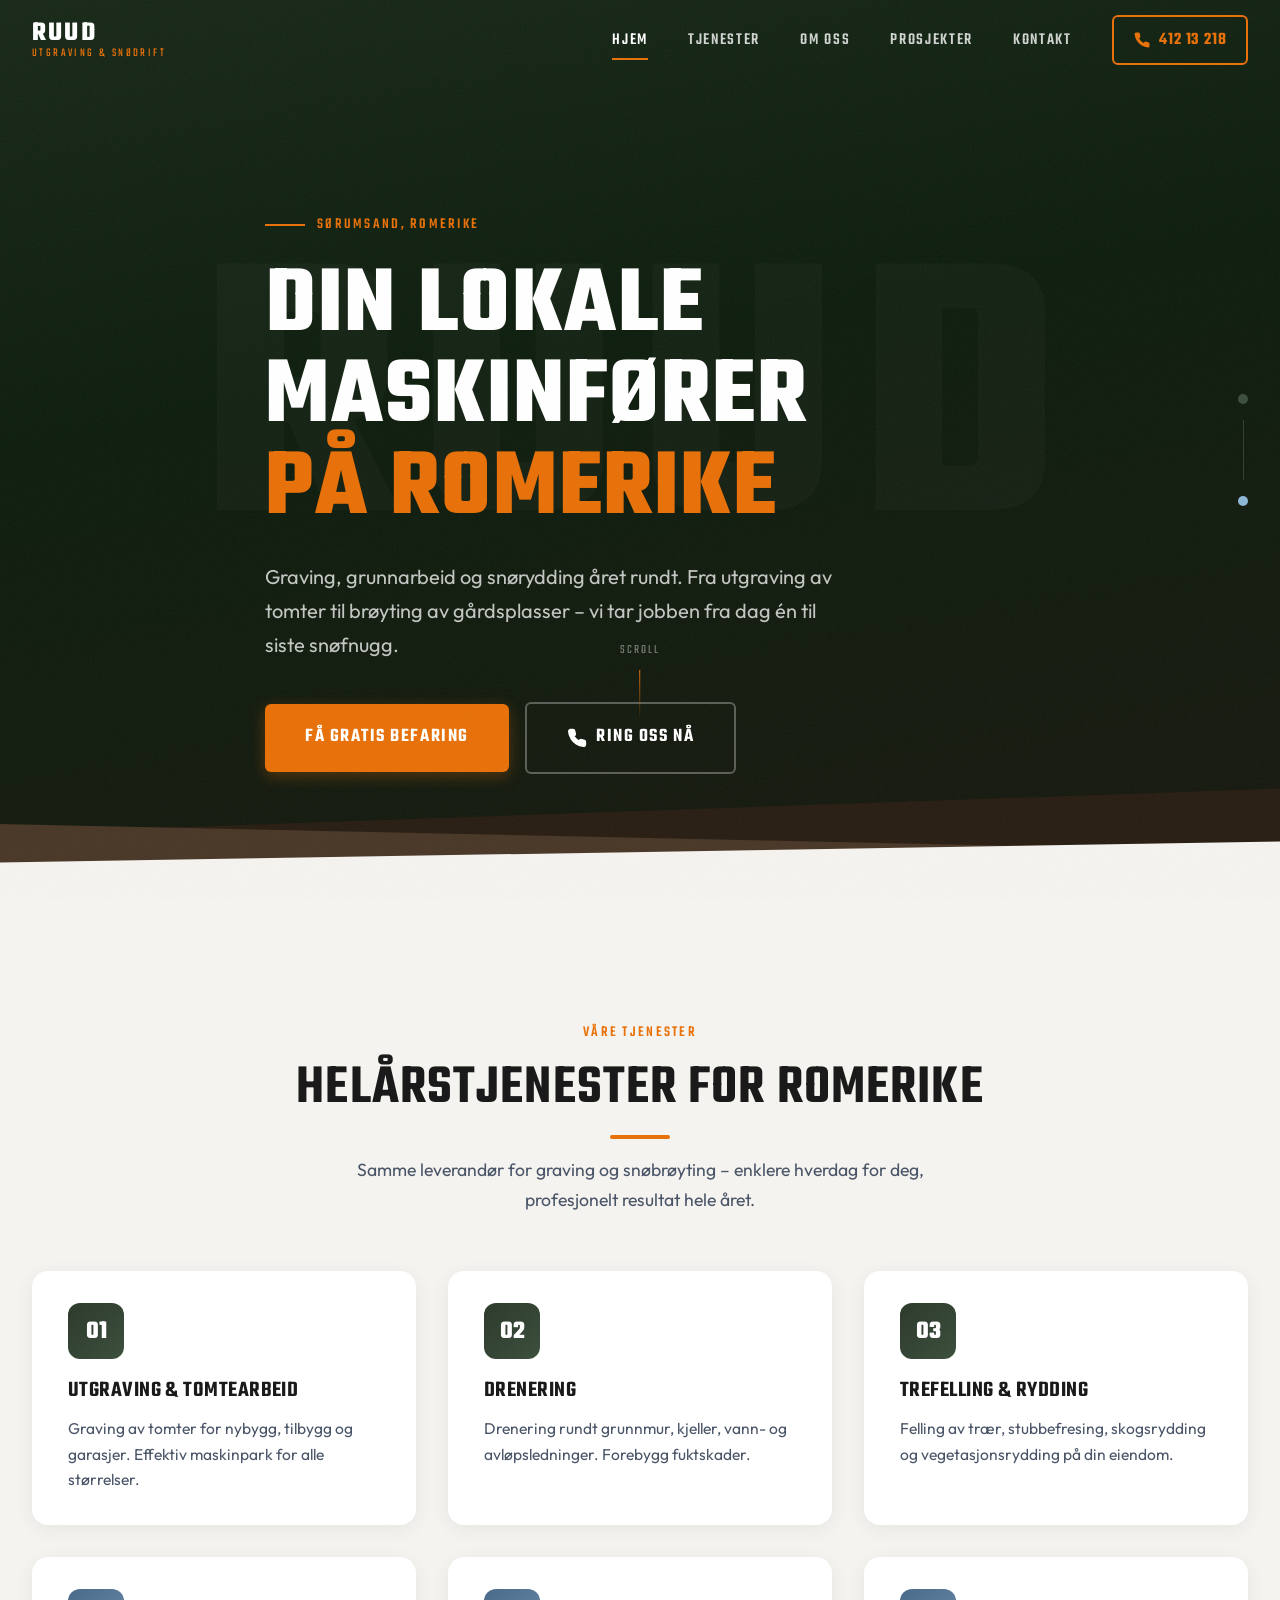
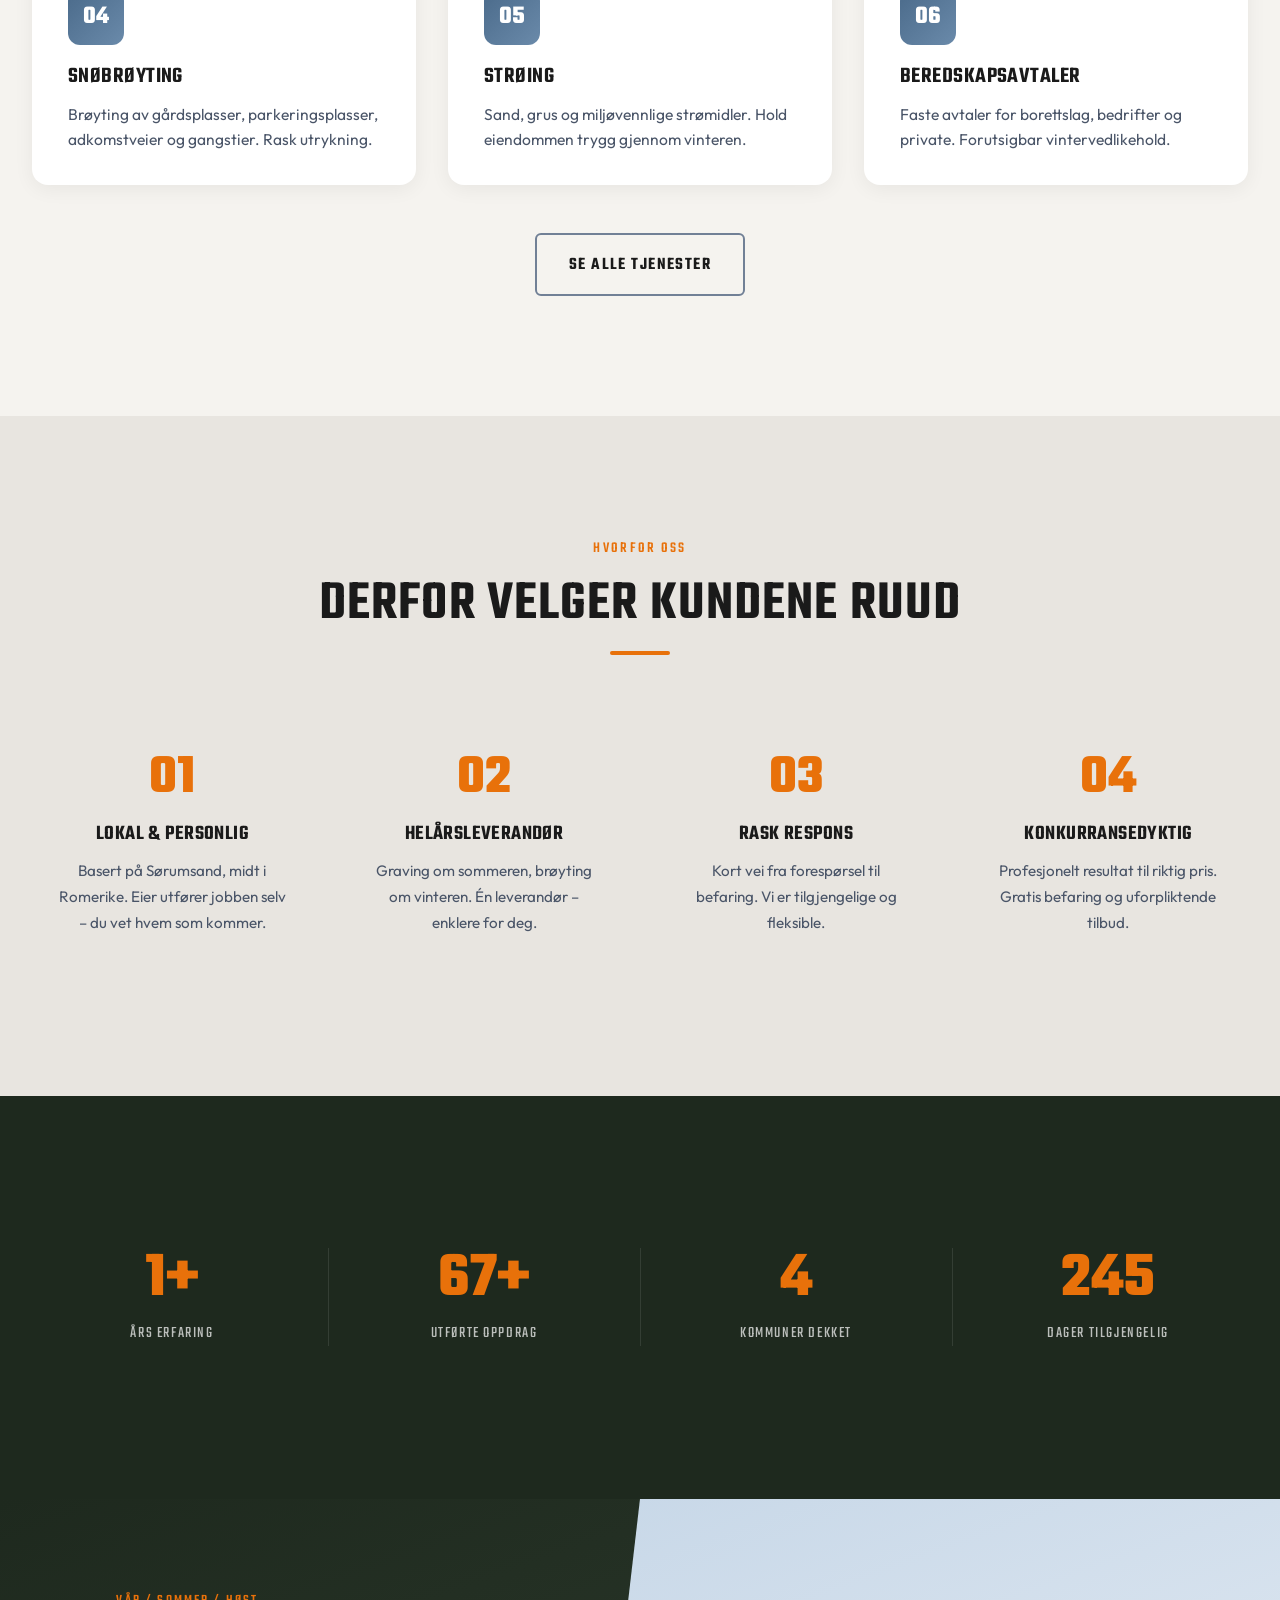
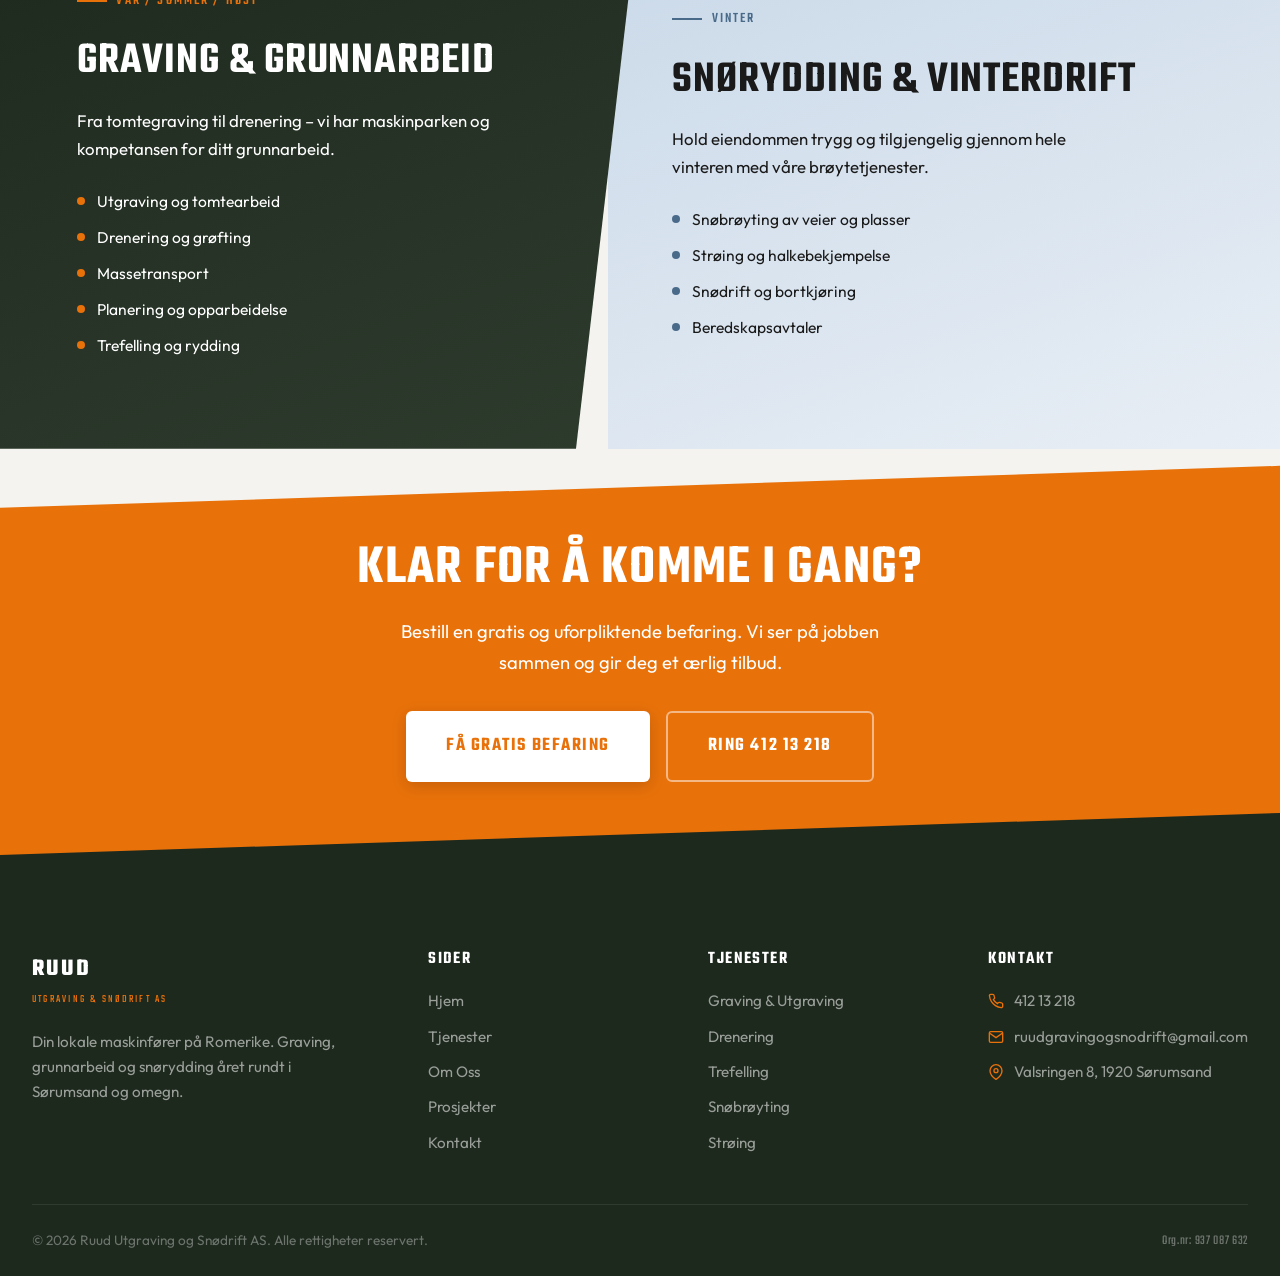
<file: index.html>
<!DOCTYPE html>
<html lang="nb">
<head>
  <meta charset="UTF-8">
  <meta name="viewport" content="width=device-width, initial-scale=1.0">
  <title>Graving og Snøbrøyting Sørumsand | Ruud Utgraving og Snødrift AS</title>
  <meta name="description" content="Din lokale entreprenør på Romerike. Graving, drenering, trefelling og snøbrøyting i Sørumsand og Lillestrøm. Gratis befaring – ring 412 13 218!">
  <meta name="keywords" content="graving sørumsand, graving lillestrøm, grunnarbeid romerike, snøbrøyting sørumsand, snøbrøyting lillestrøm, drenering romerike, maskinentreprenør romerike">
  <meta name="robots" content="index, follow">
  <meta property="og:title" content="Graving og Snøbrøyting Sørumsand | Ruud Utgraving og Snødrift AS">
  <meta property="og:description" content="Din lokale entreprenør på Romerike. Graving, drenering, trefelling og snøbrøyting i Sørumsand og Lillestrøm.">
  <meta property="og:type" content="website">
  <link rel="canonical" href="https://ruudutgraving.no/">
  <link rel="preconnect" href="https://fonts.googleapis.com">
  <link rel="preconnect" href="https://fonts.gstatic.com" crossorigin>
  <link href="https://fonts.googleapis.com/css2?family=Outfit:wght@300;400;500;600&family=Teko:wght@400;500;600;700&display=swap" rel="stylesheet">
  <link rel="stylesheet" href="css/style.css">

  <!-- Schema.org HomeAndConstructionBusiness -->
  <script type="application/ld+json">
  {
    "@context": "https://schema.org",
    "@type": "HomeAndConstructionBusiness",
    "name": "Ruud Utgraving og Snødrift AS",
    "image": "",
    "url": "https://ruudutgraving.no",
    "telephone": "+4741213218",
    "email": "ruudgravingogsnodrift@gmail.com",
    "address": {
      "@type": "PostalAddress",
      "streetAddress": "Valsringen 8",
      "addressLocality": "Sørumsand",
      "postalCode": "1920",
      "addressRegion": "Akershus",
      "addressCountry": "NO"
    },
    "areaServed": ["Sørumsand", "Lillestrøm", "Eidsvoll", "Ullensaker", "Nes", "Romerike"],
    "priceRange": "$$",
    "openingHoursSpecification": {
      "@type": "OpeningHoursSpecification",
      "dayOfWeek": ["Monday", "Tuesday", "Wednesday", "Thursday", "Friday"],
      "opens": "07:00",
      "closes": "17:00"
    },
    "founder": {
      "@type": "Person",
      "name": "Eivind Ruud Sommeling"
    },
    "foundingDate": "2024",
    "legalName": "RUUD UTGRAVING OG SNØDRIFT AS",
    "taxID": "937087632"
  }
  </script>
</head>
<body>

  <!-- Navigation -->
  <nav class="nav" id="nav">
    <div class="nav__inner">
      <a href="index.html" class="nav__logo">
        <span class="nav__logo-main">RUUD</span>
        <span class="nav__logo-sub">Utgraving &amp; Snødrift</span>
      </a>
      <div class="nav__links" id="navLinks">
        <a href="index.html" class="nav__link">Hjem</a>
        <a href="tjenester.html" class="nav__link">Tjenester</a>
        <a href="om-oss.html" class="nav__link">Om Oss</a>
        <a href="prosjekter.html" class="nav__link">Prosjekter</a>
        <a href="kontakt.html" class="nav__link">Kontakt</a>
        <a href="tel:+4741213218" class="nav__phone">
          <svg viewBox="0 0 24 24"><path d="M22 16.92v3a2 2 0 01-2.18 2 19.79 19.79 0 01-8.63-3.07 19.5 19.5 0 01-6-6 19.79 19.79 0 01-3.07-8.67A2 2 0 014.11 2h3a2 2 0 012 1.72c.127.96.361 1.903.7 2.81a2 2 0 01-.45 2.11L8.09 9.91a16 16 0 006 6l1.27-1.27a2 2 0 012.11-.45c.907.339 1.85.573 2.81.7A2 2 0 0122 16.92z"/></svg>
          412 13 218
        </a>
      </div>
      <button class="nav__toggle" id="navToggle" aria-label="Meny">
        <span></span><span></span><span></span>
      </button>
    </div>
    <div class="nav__overlay" id="navOverlay"></div>
  </nav>

  <!-- Hero -->
  <section class="hero">
    <div class="hero__watermark">RUUD</div>
    <div class="container hero__content">
      <div class="hero__label hero-anim hero-anim--1">
        <span class="label">Sørumsand, Romerike</span>
      </div>
      <h1 class="hero__title hero-anim hero-anim--2">
        Din lokale<br>maskinfører<span>på Romerike</span>
      </h1>
      <p class="hero__desc hero-anim hero-anim--3">
        Graving, grunnarbeid og snørydding året rundt. Fra utgraving av tomter til brøyting av gårdsplasser – vi tar jobben fra dag én til siste snøfnugg.
      </p>
      <div class="hero__actions hero-anim hero-anim--4">
        <a href="kontakt.html" class="btn btn--primary btn--lg">Få Gratis Befaring</a>
        <a href="tel:+4741213218" class="btn btn--outline btn--lg">
          <svg viewBox="0 0 24 24" width="20" height="20" fill="none" stroke="currentColor" stroke-width="2"><path d="M22 16.92v3a2 2 0 01-2.18 2 19.79 19.79 0 01-8.63-3.07 19.5 19.5 0 01-6-6 19.79 19.79 0 01-3.07-8.67A2 2 0 014.11 2h3a2 2 0 012 1.72c.127.96.361 1.903.7 2.81a2 2 0 01-.45 2.11L8.09 9.91a16 16 0 006 6l1.27-1.27a2 2 0 012.11-.45c.907.339 1.85.573 2.81.7A2 2 0 0122 16.92z"/></svg>
          Ring Oss Nå
        </a>
      </div>
    </div>

    <div class="hero__seasons">
      <div class="hero__season-dot hero__season-dot--summer"></div>
      <div class="hero__season-line"></div>
      <div class="hero__season-dot hero__season-dot--winter"></div>
    </div>

    <div class="hero__scroll">
      <span>Scroll</span>
      <div class="hero__scroll-line"></div>
    </div>

    <div class="earth-strata">
      <div class="earth-strata__layer earth-strata__layer--1"></div>
      <div class="earth-strata__layer earth-strata__layer--2"></div>
      <div class="earth-strata__layer earth-strata__layer--3"></div>
    </div>
  </section>

  <!-- Services Overview -->
  <section class="section">
    <div class="container">
      <div class="section-header section-header--center reveal">
        <span class="label">Våre Tjenester</span>
        <h2>Helårstjenester for Romerike</h2>
        <p>Samme leverandør for graving og snøbrøyting – enklere hverdag for deg, profesjonelt resultat hele året.</p>
      </div>
      <div class="grid grid--3 stagger">
        <div class="service-card reveal">
          <div class="service-card__icon service-card__icon--summer">01</div>
          <h3 class="service-card__title">Utgraving &amp; Tomtearbeid</h3>
          <p class="service-card__desc">Graving av tomter for nybygg, tilbygg og garasjer. Effektiv maskinpark for alle størrelser.</p>
        </div>
        <div class="service-card reveal">
          <div class="service-card__icon service-card__icon--summer">02</div>
          <h3 class="service-card__title">Drenering</h3>
          <p class="service-card__desc">Drenering rundt grunnmur, kjeller, vann- og avløpsledninger. Forebygg fuktskader.</p>
        </div>
        <div class="service-card reveal">
          <div class="service-card__icon service-card__icon--summer">03</div>
          <h3 class="service-card__title">Trefelling &amp; Rydding</h3>
          <p class="service-card__desc">Felling av trær, stubbefresing, skogsrydding og vegetasjonsrydding på din eiendom.</p>
        </div>
        <div class="service-card reveal">
          <div class="service-card__icon service-card__icon--winter">04</div>
          <h3 class="service-card__title">Snøbrøyting</h3>
          <p class="service-card__desc">Brøyting av gårdsplasser, parkeringsplasser, adkomstveier og gangstier. Rask utrykning.</p>
        </div>
        <div class="service-card reveal">
          <div class="service-card__icon service-card__icon--winter">05</div>
          <h3 class="service-card__title">Strøing</h3>
          <p class="service-card__desc">Sand, grus og miljøvennlige strømidler. Hold eiendommen trygg gjennom vinteren.</p>
        </div>
        <div class="service-card reveal">
          <div class="service-card__icon service-card__icon--winter">06</div>
          <h3 class="service-card__title">Beredskapsavtaler</h3>
          <p class="service-card__desc">Faste avtaler for borettslag, bedrifter og private. Forutsigbar vintervedlikehold.</p>
        </div>
      </div>
      <div style="text-align: center; margin-top: 3rem;" class="reveal">
        <a href="tjenester.html" class="btn btn--outline-dark">Se Alle Tjenester</a>
      </div>
    </div>
  </section>

  <!-- Why Choose Us -->
  <section class="section section--concrete">
    <div class="container">
      <div class="section-header section-header--center reveal">
        <span class="label">Hvorfor Oss</span>
        <h2>Derfor Velger Kundene Ruud</h2>
      </div>
      <div class="grid grid--4 stagger">
        <div class="usp-card reveal">
          <div class="usp-card__number">01</div>
          <h3 class="usp-card__title">Lokal &amp; Personlig</h3>
          <p class="usp-card__desc">Basert på Sørumsand, midt i Romerike. Eier utfører jobben selv – du vet hvem som kommer.</p>
        </div>
        <div class="usp-card reveal">
          <div class="usp-card__number">02</div>
          <h3 class="usp-card__title">Helårs&shy;leverandør</h3>
          <p class="usp-card__desc">Graving om sommeren, brøyting om vinteren. Én leverandør – enklere for deg.</p>
        </div>
        <div class="usp-card reveal">
          <div class="usp-card__number">03</div>
          <h3 class="usp-card__title">Rask Respons</h3>
          <p class="usp-card__desc">Kort vei fra forespørsel til befaring. Vi er tilgjengelige og fleksible.</p>
        </div>
        <div class="usp-card reveal">
          <div class="usp-card__number">04</div>
          <h3 class="usp-card__title">Konkurransedyktig</h3>
          <p class="usp-card__desc">Profesjonelt resultat til riktig pris. Gratis befaring og uforpliktende tilbud.</p>
        </div>
      </div>
    </div>
  </section>

  <!-- Stats -->
  <section class="section section--dark">
    <div class="container">
      <div class="stats reveal">
        <div class="stat">
          <div class="stat__number" data-count="2" data-suffix="+">0</div>
          <div class="stat__label">Års Erfaring</div>
        </div>
        <div class="stat">
          <div class="stat__number" data-count="100" data-suffix="+">0</div>
          <div class="stat__label">Utførte Oppdrag</div>
        </div>
        <div class="stat">
          <div class="stat__number" data-count="6">0</div>
          <div class="stat__label">Kommuner Dekket</div>
        </div>
        <div class="stat">
          <div class="stat__number" data-count="365">0</div>
          <div class="stat__label">Dager Tilgjengelig</div>
        </div>
      </div>
    </div>
  </section>

  <!-- Seasonal Split -->
  <section class="seasonal">
    <div class="seasonal__half seasonal__half--summer">
      <div class="seasonal__label seasonal__label--summer reveal-left">
        Vår / Sommer / Høst
      </div>
      <h2 class="seasonal__title reveal-left">Graving &amp; Grunnarbeid</h2>
      <p class="seasonal__desc reveal-left">
        Fra tomtegraving til drenering – vi har maskinparken og kompetansen for ditt grunnarbeid.
      </p>
      <ul class="seasonal__list reveal-left">
        <li>Utgraving og tomtearbeid</li>
        <li>Drenering og grøfting</li>
        <li>Massetransport</li>
        <li>Planering og opparbeidelse</li>
        <li>Trefelling og rydding</li>
      </ul>
    </div>
    <div class="seasonal__half seasonal__half--winter">
      <div class="seasonal__label seasonal__label--winter reveal-right">
        Vinter
      </div>
      <h2 class="seasonal__title reveal-right">Snørydding &amp; Vinterdrift</h2>
      <p class="seasonal__desc reveal-right">
        Hold eiendommen trygg og tilgjengelig gjennom hele vinteren med våre brøytetjenester.
      </p>
      <ul class="seasonal__list reveal-right">
        <li>Snøbrøyting av veier og plasser</li>
        <li>Strøing og halkebekjempelse</li>
        <li>Snødrift og bortkjøring</li>
        <li>Beredskapsavtaler</li>
      </ul>
    </div>
  </section>

  <!-- CTA Banner -->
  <section class="cta-banner cta-banner--before-footer">
    <div class="container cta-banner__content">
      <h2 class="reveal">Klar for å komme i gang?</h2>
      <p class="reveal">Bestill en gratis og uforpliktende befaring. Vi ser på jobben sammen og gir deg et ærlig tilbud.</p>
      <div class="reveal" style="display: flex; gap: 1rem; justify-content: center; flex-wrap: wrap;">
        <a href="kontakt.html" class="btn btn--primary btn--lg">Få Gratis Befaring</a>
        <a href="tel:+4741213218" class="btn btn--outline btn--lg">Ring 412 13 218</a>
      </div>
    </div>
  </section>

  <!-- Footer -->
  <footer class="footer">
    <div class="container">
      <div class="footer__grid">
        <div class="footer__brand">
          <div class="footer__logo">
            <span class="footer__logo-main">RUUD</span>
            <span class="footer__logo-sub">Utgraving &amp; Snødrift AS</span>
          </div>
          <p>Din lokale maskinfører på Romerike. Graving, grunnarbeid og snørydding året rundt i Sørumsand og omegn.</p>
        </div>
        <div>
          <h4 class="footer__heading">Sider</h4>
          <div class="footer__links">
            <a href="index.html" class="footer__link">Hjem</a>
            <a href="tjenester.html" class="footer__link">Tjenester</a>
            <a href="om-oss.html" class="footer__link">Om Oss</a>
            <a href="prosjekter.html" class="footer__link">Prosjekter</a>
            <a href="kontakt.html" class="footer__link">Kontakt</a>
          </div>
        </div>
        <div>
          <h4 class="footer__heading">Tjenester</h4>
          <div class="footer__links">
            <a href="tjenester.html" class="footer__link">Graving &amp; Utgraving</a>
            <a href="tjenester.html" class="footer__link">Drenering</a>
            <a href="tjenester.html" class="footer__link">Trefelling</a>
            <a href="tjenester.html" class="footer__link">Snøbrøyting</a>
            <a href="tjenester.html" class="footer__link">Strøing</a>
          </div>
        </div>
        <div>
          <h4 class="footer__heading">Kontakt</h4>
          <div class="footer__contact-item">
            <svg viewBox="0 0 24 24"><path d="M22 16.92v3a2 2 0 01-2.18 2 19.79 19.79 0 01-8.63-3.07 19.5 19.5 0 01-6-6 19.79 19.79 0 01-3.07-8.67A2 2 0 014.11 2h3a2 2 0 012 1.72c.127.96.361 1.903.7 2.81a2 2 0 01-.45 2.11L8.09 9.91a16 16 0 006 6l1.27-1.27a2 2 0 012.11-.45c.907.339 1.85.573 2.81.7A2 2 0 0122 16.92z"/></svg>
            <a href="tel:+4741213218">412 13 218</a>
          </div>
          <div class="footer__contact-item">
            <svg viewBox="0 0 24 24"><path d="M4 4h16c1.1 0 2 .9 2 2v12c0 1.1-.9 2-2 2H4c-1.1 0-2-.9-2-2V6c0-1.1.9-2 2-2z"/><polyline points="22,6 12,13 2,6"/></svg>
            <a href="mailto:ruudgravingogsnodrift@gmail.com">ruudgravingogsnodrift@gmail.com</a>
          </div>
          <div class="footer__contact-item">
            <svg viewBox="0 0 24 24"><path d="M21 10c0 7-9 13-9 13s-9-6-9-13a9 9 0 0118 0z"/><circle cx="12" cy="10" r="3"/></svg>
            <span>Valsringen 8, 1920 Sørumsand</span>
          </div>
        </div>
      </div>
      <div class="footer__bottom">
        <span>&copy; 2026 Ruud Utgraving og Snødrift AS. Alle rettigheter reservert.</span>
        <span class="footer__org">Org.nr: 937 087 632</span>
      </div>
    </div>
  </footer>

  <!-- Back to top -->
  <button class="back-to-top" id="backToTop" aria-label="Til toppen">
    <svg viewBox="0 0 24 24"><polyline points="18 15 12 9 6 15"/></svg>
  </button>

  <script src="js/main.js"></script>
</body>
</html>
</file>
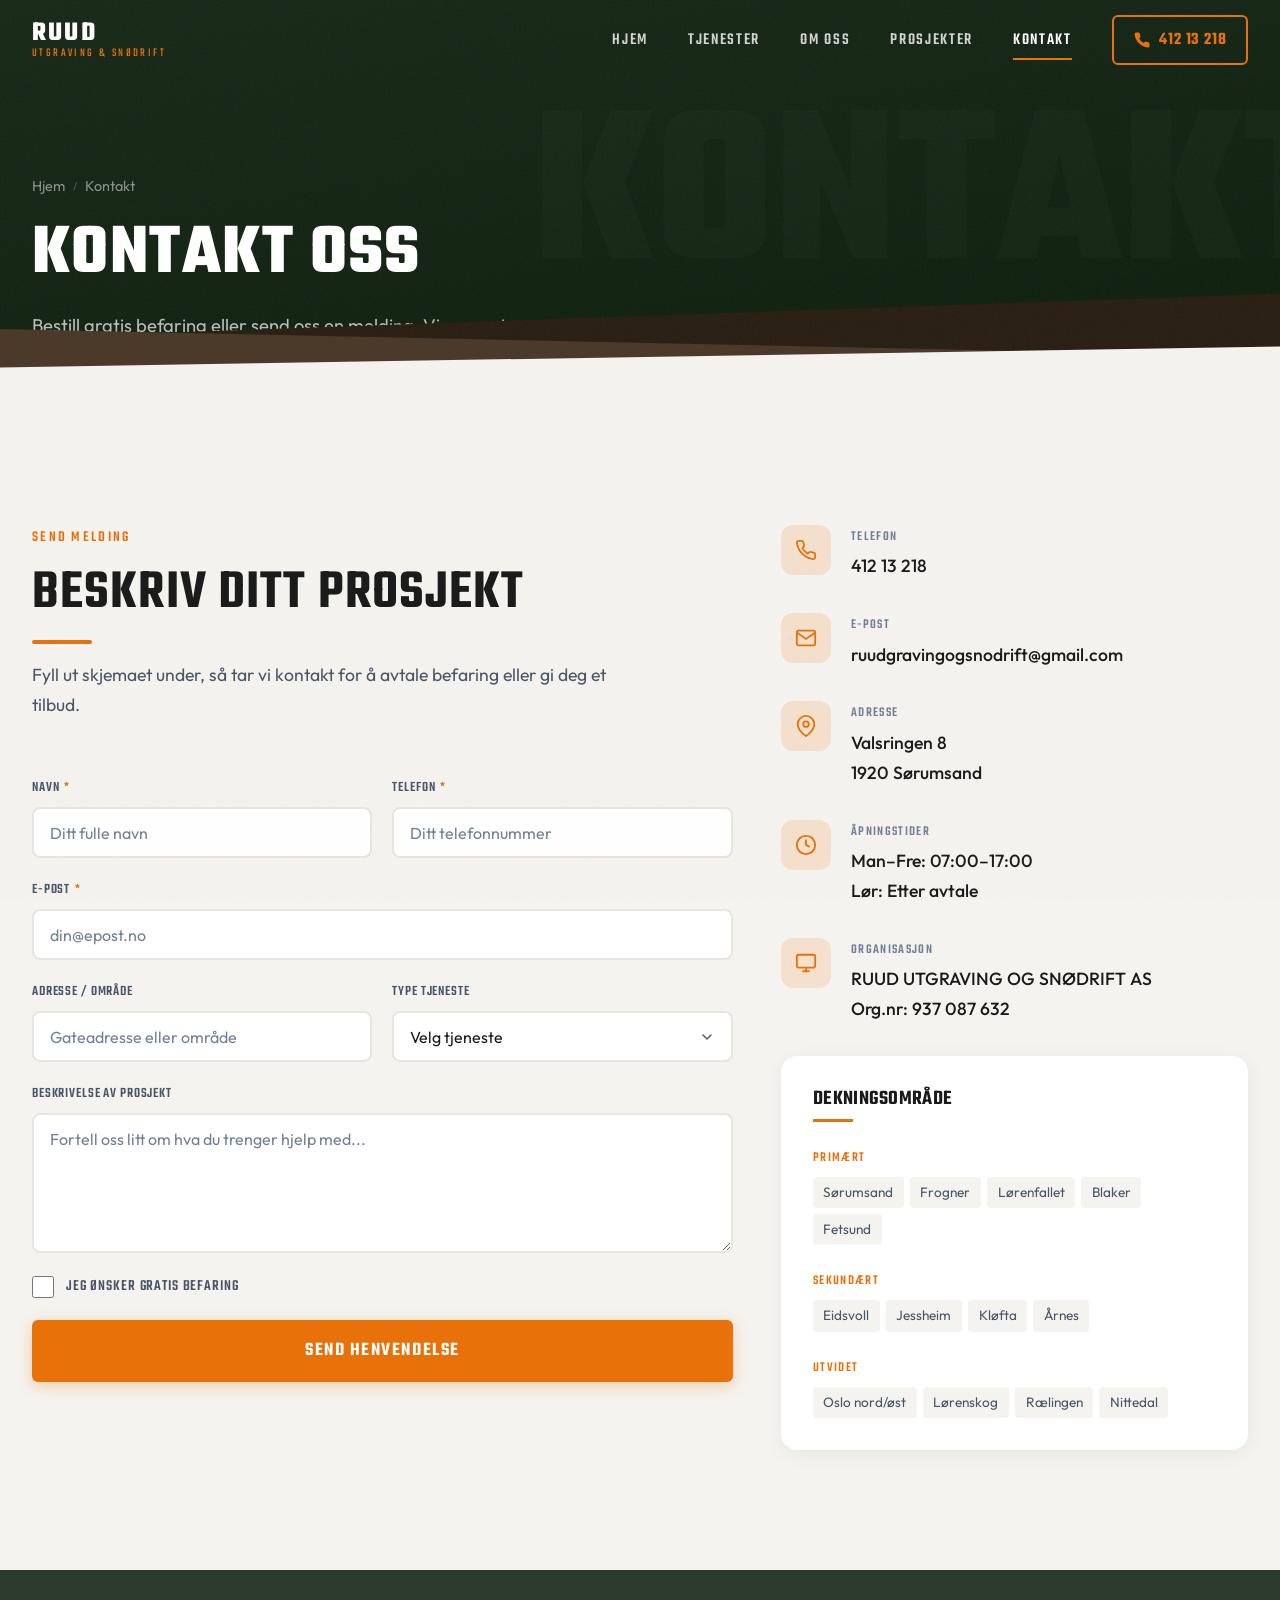
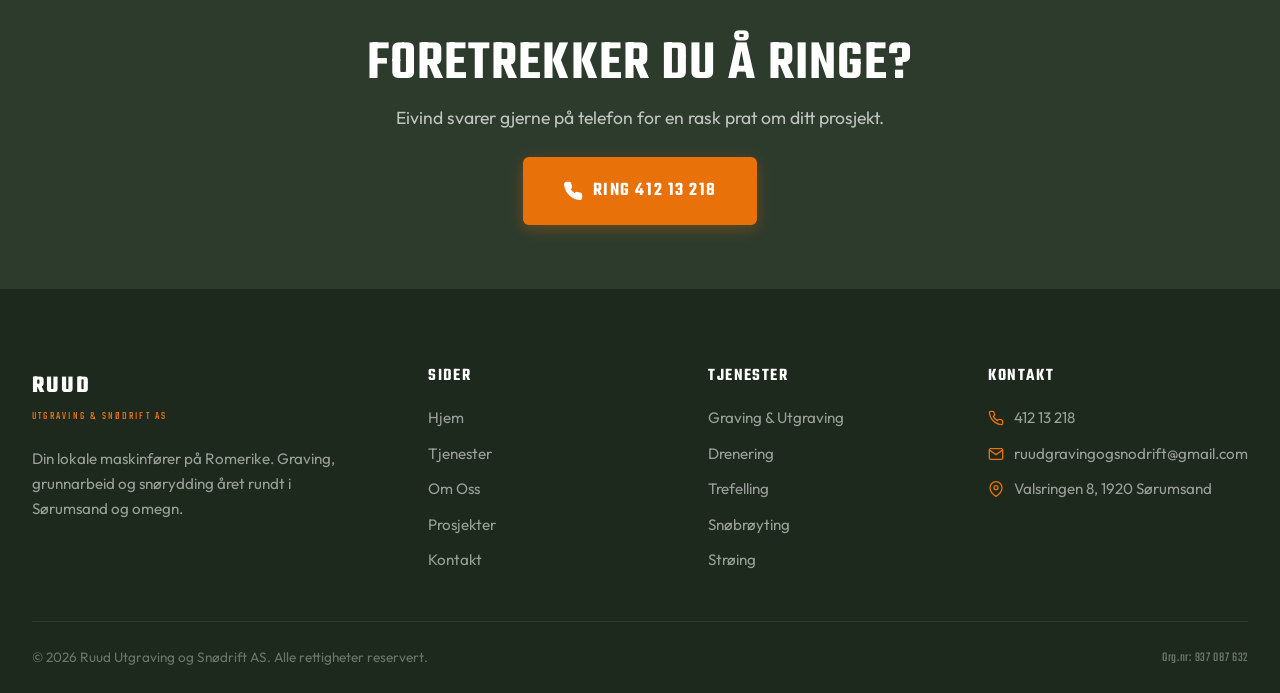
<file: kontakt.html>
<!DOCTYPE html>
<html lang="nb">
<head>
  <meta charset="UTF-8">
  <meta name="viewport" content="width=device-width, initial-scale=1.0">
  <title>Kontakt Oss – Gratis Befaring | Ruud Utgraving og Snødrift AS</title>
  <meta name="description" content="Kontakt Ruud Utgraving og Snødrift AS for gratis befaring. Ring 412 13 218 eller send oss en melding. Sørumsand, Romerike.">
  <meta name="keywords" content="kontakt graving sørumsand, gratis befaring romerike, tilbud grunnarbeid lillestrøm">
  <link rel="canonical" href="https://ruudutgraving.no/kontakt">
  <link rel="preconnect" href="https://fonts.googleapis.com">
  <link rel="preconnect" href="https://fonts.gstatic.com" crossorigin>
  <link href="https://fonts.googleapis.com/css2?family=Outfit:wght@300;400;500;600&family=Teko:wght@400;500;600;700&display=swap" rel="stylesheet">
  <link rel="stylesheet" href="css/style.css">
</head>
<body>

  <!-- Navigation -->
  <nav class="nav is-scrolled" id="nav">
    <div class="nav__inner">
      <a href="index.html" class="nav__logo">
        <span class="nav__logo-main">RUUD</span>
        <span class="nav__logo-sub">Utgraving &amp; Snødrift</span>
      </a>
      <div class="nav__links" id="navLinks">
        <a href="index.html" class="nav__link">Hjem</a>
        <a href="tjenester.html" class="nav__link">Tjenester</a>
        <a href="om-oss.html" class="nav__link">Om Oss</a>
        <a href="prosjekter.html" class="nav__link">Prosjekter</a>
        <a href="kontakt.html" class="nav__link">Kontakt</a>
        <a href="tel:+4741213218" class="nav__phone">
          <svg viewBox="0 0 24 24"><path d="M22 16.92v3a2 2 0 01-2.18 2 19.79 19.79 0 01-8.63-3.07 19.5 19.5 0 01-6-6 19.79 19.79 0 01-3.07-8.67A2 2 0 014.11 2h3a2 2 0 012 1.72c.127.96.361 1.903.7 2.81a2 2 0 01-.45 2.11L8.09 9.91a16 16 0 006 6l1.27-1.27a2 2 0 012.11-.45c.907.339 1.85.573 2.81.7A2 2 0 0122 16.92z"/></svg>
          412 13 218
        </a>
      </div>
      <button class="nav__toggle" id="navToggle" aria-label="Meny">
        <span></span><span></span><span></span>
      </button>
    </div>
    <div class="nav__overlay" id="navOverlay"></div>
  </nav>

  <!-- Page Header -->
  <header class="page-header">
    <div class="page-header__watermark">KONTAKT</div>
    <div class="container page-header__content">
      <div class="breadcrumb">
        <a href="index.html">Hjem</a>
        <span class="breadcrumb__sep">/</span>
        <span>Kontakt</span>
      </div>
      <h1 class="page-header__title hero-anim hero-anim--2">Kontakt Oss</h1>
      <p class="page-header__desc hero-anim hero-anim--3">Bestill gratis befaring eller send oss en melding. Vi svarer innen 24 timer.</p>
    </div>
    <div class="earth-strata">
      <div class="earth-strata__layer earth-strata__layer--1"></div>
      <div class="earth-strata__layer earth-strata__layer--2"></div>
      <div class="earth-strata__layer earth-strata__layer--3"></div>
    </div>
  </header>

  <!-- Contact Section -->
  <section class="section">
    <div class="container">
      <div class="contact-grid">

        <!-- Contact Form -->
        <div class="reveal-left">
          <div class="section-header">
            <span class="label">Send Melding</span>
            <h2>Beskriv Ditt Prosjekt</h2>
            <p>Fyll ut skjemaet under, så tar vi kontakt for å avtale befaring eller gi deg et tilbud.</p>
          </div>

          <form id="contactForm">
            <div class="form-grid">
              <div class="form-group">
                <label for="navn">Navn <span class="required">*</span></label>
                <input type="text" id="navn" name="navn" class="form-input" placeholder="Ditt fulle navn" required>
              </div>
              <div class="form-group">
                <label for="telefon">Telefon <span class="required">*</span></label>
                <input type="tel" id="telefon" name="telefon" class="form-input" placeholder="Ditt telefonnummer" required>
              </div>
              <div class="form-group form-group--full">
                <label for="email">E-post <span class="required">*</span></label>
                <input type="email" id="email" name="email" class="form-input" placeholder="din@epost.no" required>
              </div>
              <div class="form-group">
                <label for="adresse">Adresse / Område</label>
                <input type="text" id="adresse" name="adresse" class="form-input" placeholder="Gateadresse eller område">
              </div>
              <div class="form-group">
                <label for="tjeneste">Type Tjeneste</label>
                <select id="tjeneste" name="tjeneste" class="form-select">
                  <option value="" disabled selected>Velg tjeneste</option>
                  <option value="Graving/Utgraving">Graving / Utgraving</option>
                  <option value="Drenering">Drenering</option>
                  <option value="Grunnarbeid">Grunnarbeid</option>
                  <option value="Trefelling">Trefelling</option>
                  <option value="Snøbrøyting">Snøbrøyting</option>
                  <option value="Strøing">Strøing</option>
                  <option value="Annet">Annet</option>
                </select>
              </div>
              <div class="form-group form-group--full">
                <label for="beskrivelse">Beskrivelse av Prosjekt</label>
                <textarea id="beskrivelse" name="beskrivelse" class="form-textarea" placeholder="Fortell oss litt om hva du trenger hjelp med..."></textarea>
              </div>
              <div class="form-group form-group--full">
                <label class="form-checkbox">
                  <input type="checkbox" name="befaring" value="ja">
                  <span>Jeg ønsker gratis befaring</span>
                </label>
              </div>
              <div class="form-group form-group--full">
                <button type="submit" class="btn btn--primary btn--lg" style="width: 100%;">Send Henvendelse</button>
              </div>
            </div>
            <div id="formStatus" class="form-status"></div>
          </form>
        </div>

        <!-- Contact Info Sidebar -->
        <div class="reveal-right">
          <div class="contact-info">
            <div class="contact-item">
              <div class="contact-item__icon">
                <svg viewBox="0 0 24 24"><path d="M22 16.92v3a2 2 0 01-2.18 2 19.79 19.79 0 01-8.63-3.07 19.5 19.5 0 01-6-6 19.79 19.79 0 01-3.07-8.67A2 2 0 014.11 2h3a2 2 0 012 1.72c.127.96.361 1.903.7 2.81a2 2 0 01-.45 2.11L8.09 9.91a16 16 0 006 6l1.27-1.27a2 2 0 012.11-.45c.907.339 1.85.573 2.81.7A2 2 0 0122 16.92z"/></svg>
              </div>
              <div>
                <div class="contact-item__label">Telefon</div>
                <div class="contact-item__value"><a href="tel:+4741213218">412 13 218</a></div>
              </div>
            </div>
            <div class="contact-item">
              <div class="contact-item__icon">
                <svg viewBox="0 0 24 24"><path d="M4 4h16c1.1 0 2 .9 2 2v12c0 1.1-.9 2-2 2H4c-1.1 0-2-.9-2-2V6c0-1.1.9-2 2-2z"/><polyline points="22,6 12,13 2,6"/></svg>
              </div>
              <div>
                <div class="contact-item__label">E-post</div>
                <div class="contact-item__value"><a href="mailto:ruudgravingogsnodrift@gmail.com">ruudgravingogsnodrift@gmail.com</a></div>
              </div>
            </div>
            <div class="contact-item">
              <div class="contact-item__icon">
                <svg viewBox="0 0 24 24"><path d="M21 10c0 7-9 13-9 13s-9-6-9-13a9 9 0 0118 0z"/><circle cx="12" cy="10" r="3"/></svg>
              </div>
              <div>
                <div class="contact-item__label">Adresse</div>
                <div class="contact-item__value">Valsringen 8<br>1920 Sørumsand</div>
              </div>
            </div>
            <div class="contact-item">
              <div class="contact-item__icon">
                <svg viewBox="0 0 24 24"><circle cx="12" cy="12" r="10"/><polyline points="12 6 12 12 16 14"/></svg>
              </div>
              <div>
                <div class="contact-item__label">Åpningstider</div>
                <div class="contact-item__value">Man–Fre: 07:00–17:00<br>Lør: Etter avtale</div>
              </div>
            </div>
            <div class="contact-item">
              <div class="contact-item__icon">
                <svg viewBox="0 0 24 24"><rect x="2" y="3" width="20" height="14" rx="2" ry="2"/><line x1="8" y1="21" x2="16" y2="21"/><line x1="12" y1="17" x2="12" y2="21"/></svg>
              </div>
              <div>
                <div class="contact-item__label">Organisasjon</div>
                <div class="contact-item__value">RUUD UTGRAVING OG SNØDRIFT AS<br>Org.nr: 937 087 632</div>
              </div>
            </div>
          </div>

          <!-- Coverage -->
          <div class="coverage" style="margin-top: 2rem;">
            <h3 class="coverage__title">Dekningsområde</h3>
            <div class="coverage__group">
              <div class="coverage__group-title">Primært</div>
              <div class="coverage__list">
                <span class="coverage__tag">Sørumsand</span>
                <span class="coverage__tag">Frogner</span>
                <span class="coverage__tag">Lørenfallet</span>
                <span class="coverage__tag">Blaker</span>
                <span class="coverage__tag">Fetsund</span>
              </div>
            </div>
            <div class="coverage__group">
              <div class="coverage__group-title">Sekundært</div>
              <div class="coverage__list">
                <span class="coverage__tag">Eidsvoll</span>
                <span class="coverage__tag">Jessheim</span>
                <span class="coverage__tag">Kløfta</span>
                <span class="coverage__tag">Årnes</span>
              </div>
            </div>
            <div class="coverage__group">
              <div class="coverage__group-title">Utvidet</div>
              <div class="coverage__list">
                <span class="coverage__tag">Oslo nord/øst</span>
                <span class="coverage__tag">Lørenskog</span>
                <span class="coverage__tag">Rælingen</span>
                <span class="coverage__tag">Nittedal</span>
              </div>
            </div>
          </div>
        </div>

      </div>
    </div>
  </section>

  <!-- Quick CTA -->
  <section class="section section--moss" style="padding: clamp(3rem, 5vw, 4rem) 0;">
    <div class="container" style="text-align: center;">
      <h2 class="reveal" style="margin-bottom: 0.5rem;">Foretrekker du å ringe?</h2>
      <p class="reveal" style="opacity: 0.7; margin-bottom: 1.5rem; font-size: 1.1rem;">Eivind svarer gjerne på telefon for en rask prat om ditt prosjekt.</p>
      <a href="tel:+4741213218" class="btn btn--primary btn--lg reveal">
        <svg viewBox="0 0 24 24" width="20" height="20" fill="none" stroke="currentColor" stroke-width="2"><path d="M22 16.92v3a2 2 0 01-2.18 2 19.79 19.79 0 01-8.63-3.07 19.5 19.5 0 01-6-6 19.79 19.79 0 01-3.07-8.67A2 2 0 014.11 2h3a2 2 0 012 1.72c.127.96.361 1.903.7 2.81a2 2 0 01-.45 2.11L8.09 9.91a16 16 0 006 6l1.27-1.27a2 2 0 012.11-.45c.907.339 1.85.573 2.81.7A2 2 0 0122 16.92z"/></svg>
        Ring 412 13 218
      </a>
    </div>
  </section>

  <!-- Footer -->
  <footer class="footer">
    <div class="container">
      <div class="footer__grid">
        <div class="footer__brand">
          <div class="footer__logo">
            <span class="footer__logo-main">RUUD</span>
            <span class="footer__logo-sub">Utgraving &amp; Snødrift AS</span>
          </div>
          <p>Din lokale maskinfører på Romerike. Graving, grunnarbeid og snørydding året rundt i Sørumsand og omegn.</p>
        </div>
        <div>
          <h4 class="footer__heading">Sider</h4>
          <div class="footer__links">
            <a href="index.html" class="footer__link">Hjem</a>
            <a href="tjenester.html" class="footer__link">Tjenester</a>
            <a href="om-oss.html" class="footer__link">Om Oss</a>
            <a href="prosjekter.html" class="footer__link">Prosjekter</a>
            <a href="kontakt.html" class="footer__link">Kontakt</a>
          </div>
        </div>
        <div>
          <h4 class="footer__heading">Tjenester</h4>
          <div class="footer__links">
            <a href="tjenester.html" class="footer__link">Graving &amp; Utgraving</a>
            <a href="tjenester.html" class="footer__link">Drenering</a>
            <a href="tjenester.html" class="footer__link">Trefelling</a>
            <a href="tjenester.html" class="footer__link">Snøbrøyting</a>
            <a href="tjenester.html" class="footer__link">Strøing</a>
          </div>
        </div>
        <div>
          <h4 class="footer__heading">Kontakt</h4>
          <div class="footer__contact-item">
            <svg viewBox="0 0 24 24"><path d="M22 16.92v3a2 2 0 01-2.18 2 19.79 19.79 0 01-8.63-3.07 19.5 19.5 0 01-6-6 19.79 19.79 0 01-3.07-8.67A2 2 0 014.11 2h3a2 2 0 012 1.72c.127.96.361 1.903.7 2.81a2 2 0 01-.45 2.11L8.09 9.91a16 16 0 006 6l1.27-1.27a2 2 0 012.11-.45c.907.339 1.85.573 2.81.7A2 2 0 0122 16.92z"/></svg>
            <a href="tel:+4741213218">412 13 218</a>
          </div>
          <div class="footer__contact-item">
            <svg viewBox="0 0 24 24"><path d="M4 4h16c1.1 0 2 .9 2 2v12c0 1.1-.9 2-2 2H4c-1.1 0-2-.9-2-2V6c0-1.1.9-2 2-2z"/><polyline points="22,6 12,13 2,6"/></svg>
            <a href="mailto:ruudgravingogsnodrift@gmail.com">ruudgravingogsnodrift@gmail.com</a>
          </div>
          <div class="footer__contact-item">
            <svg viewBox="0 0 24 24"><path d="M21 10c0 7-9 13-9 13s-9-6-9-13a9 9 0 0118 0z"/><circle cx="12" cy="10" r="3"/></svg>
            <span>Valsringen 8, 1920 Sørumsand</span>
          </div>
        </div>
      </div>
      <div class="footer__bottom">
        <span>&copy; 2026 Ruud Utgraving og Snødrift AS. Alle rettigheter reservert.</span>
        <span class="footer__org">Org.nr: 937 087 632</span>
      </div>
    </div>
  </footer>

  <button class="back-to-top" id="backToTop" aria-label="Til toppen">
    <svg viewBox="0 0 24 24"><polyline points="18 15 12 9 6 15"/></svg>
  </button>

  <script src="js/main.js"></script>
</body>
</html>
</file>
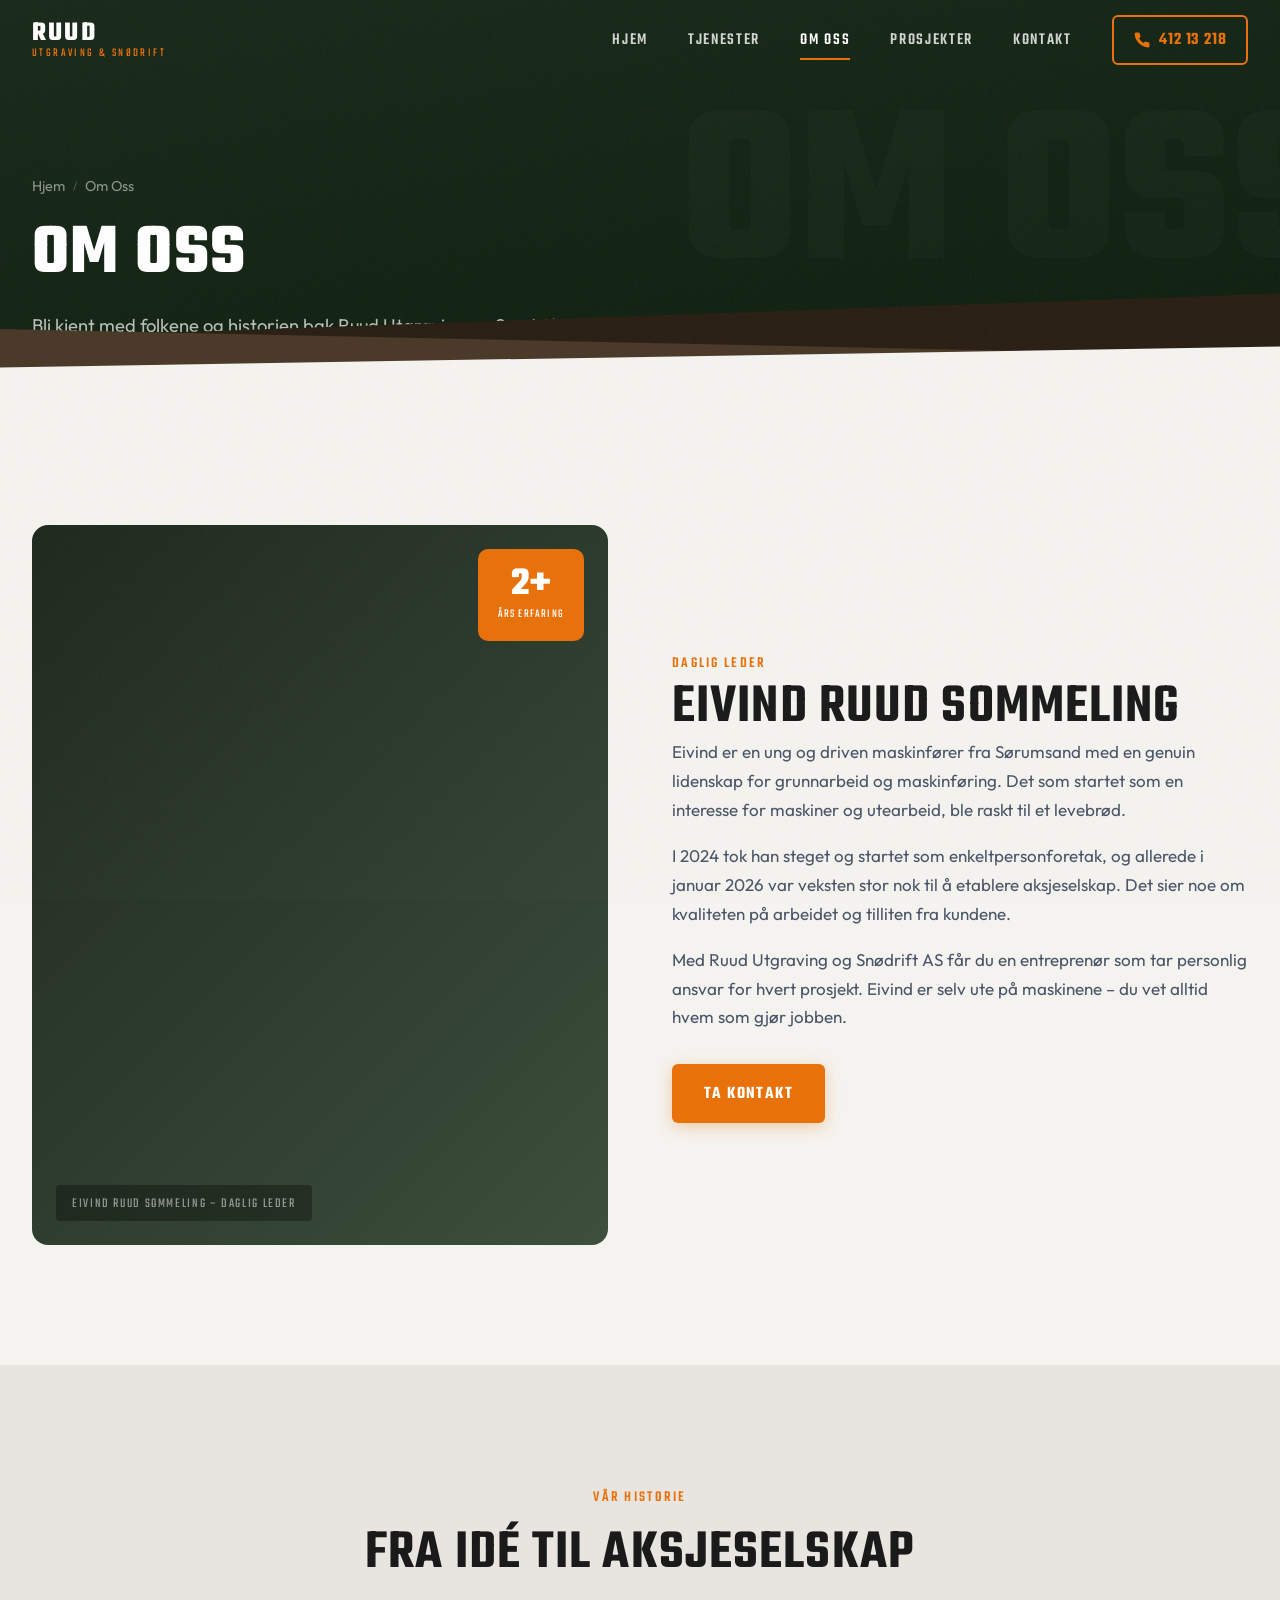
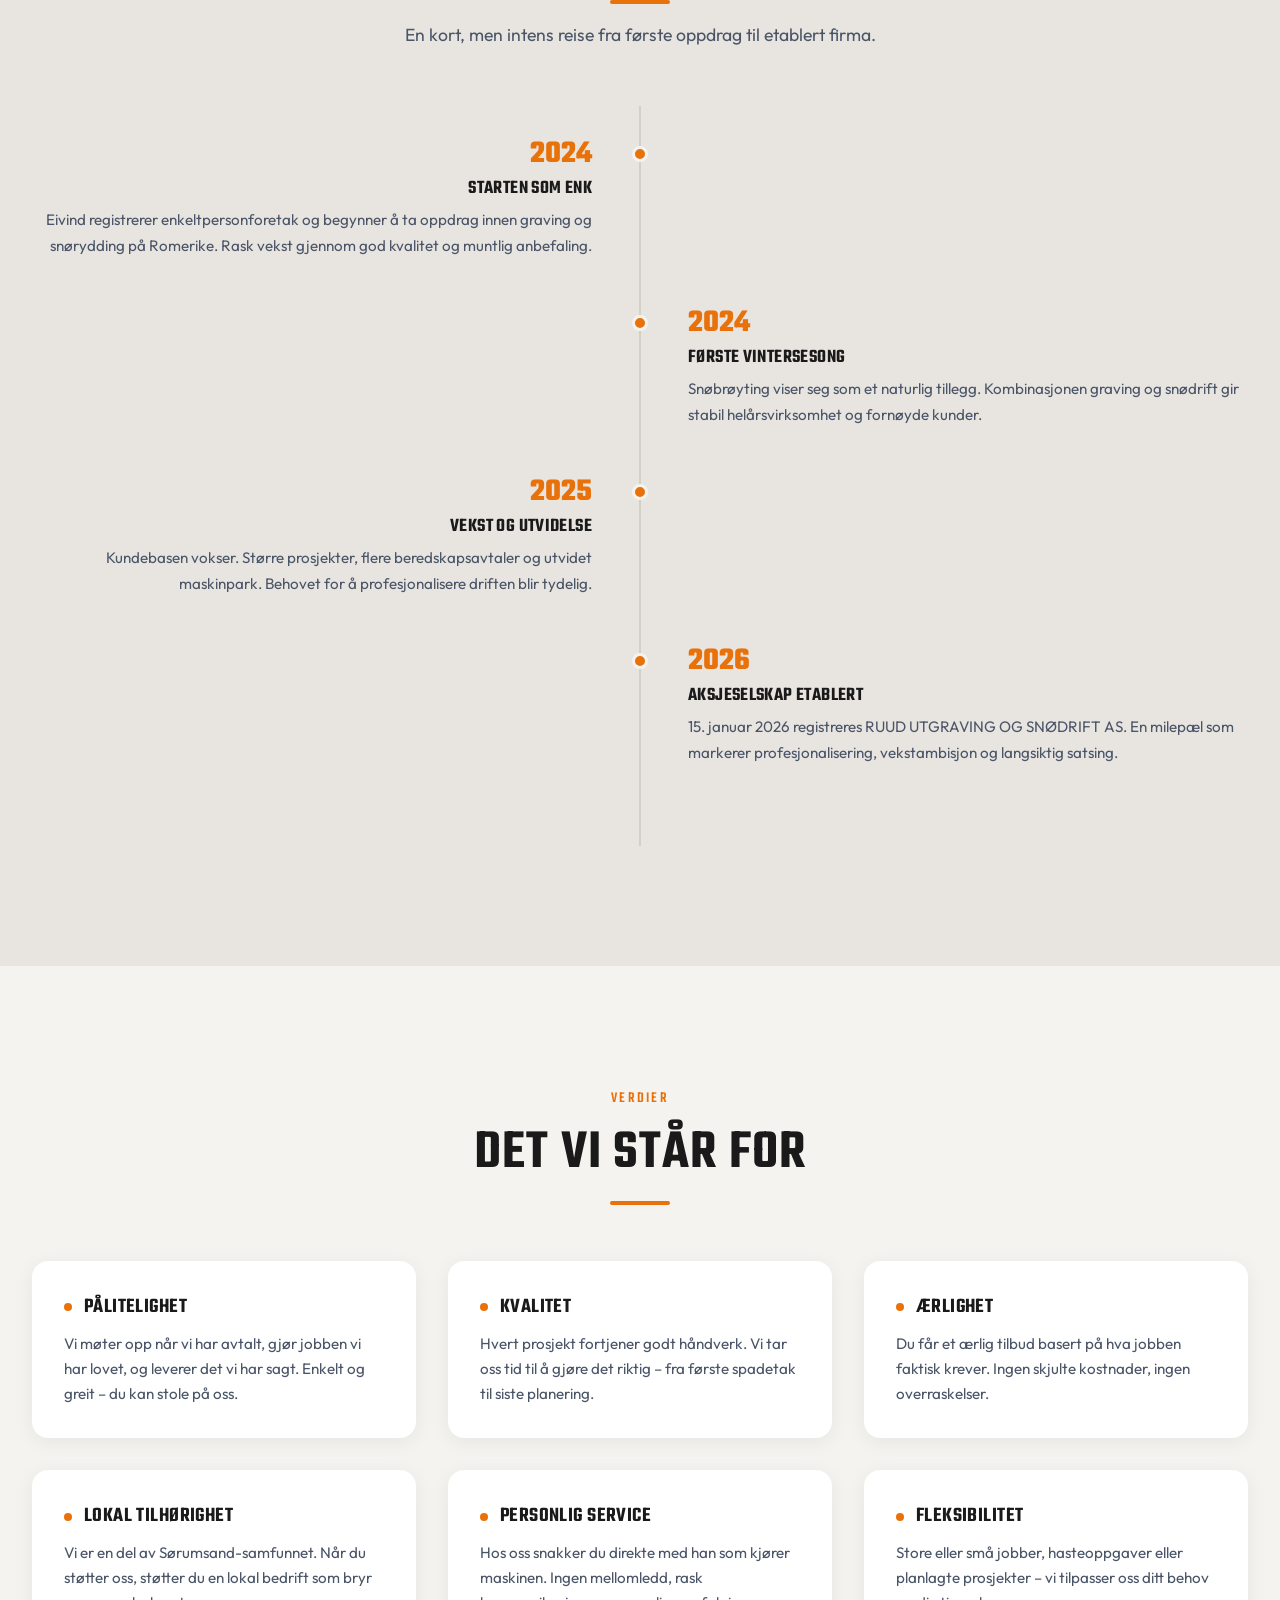
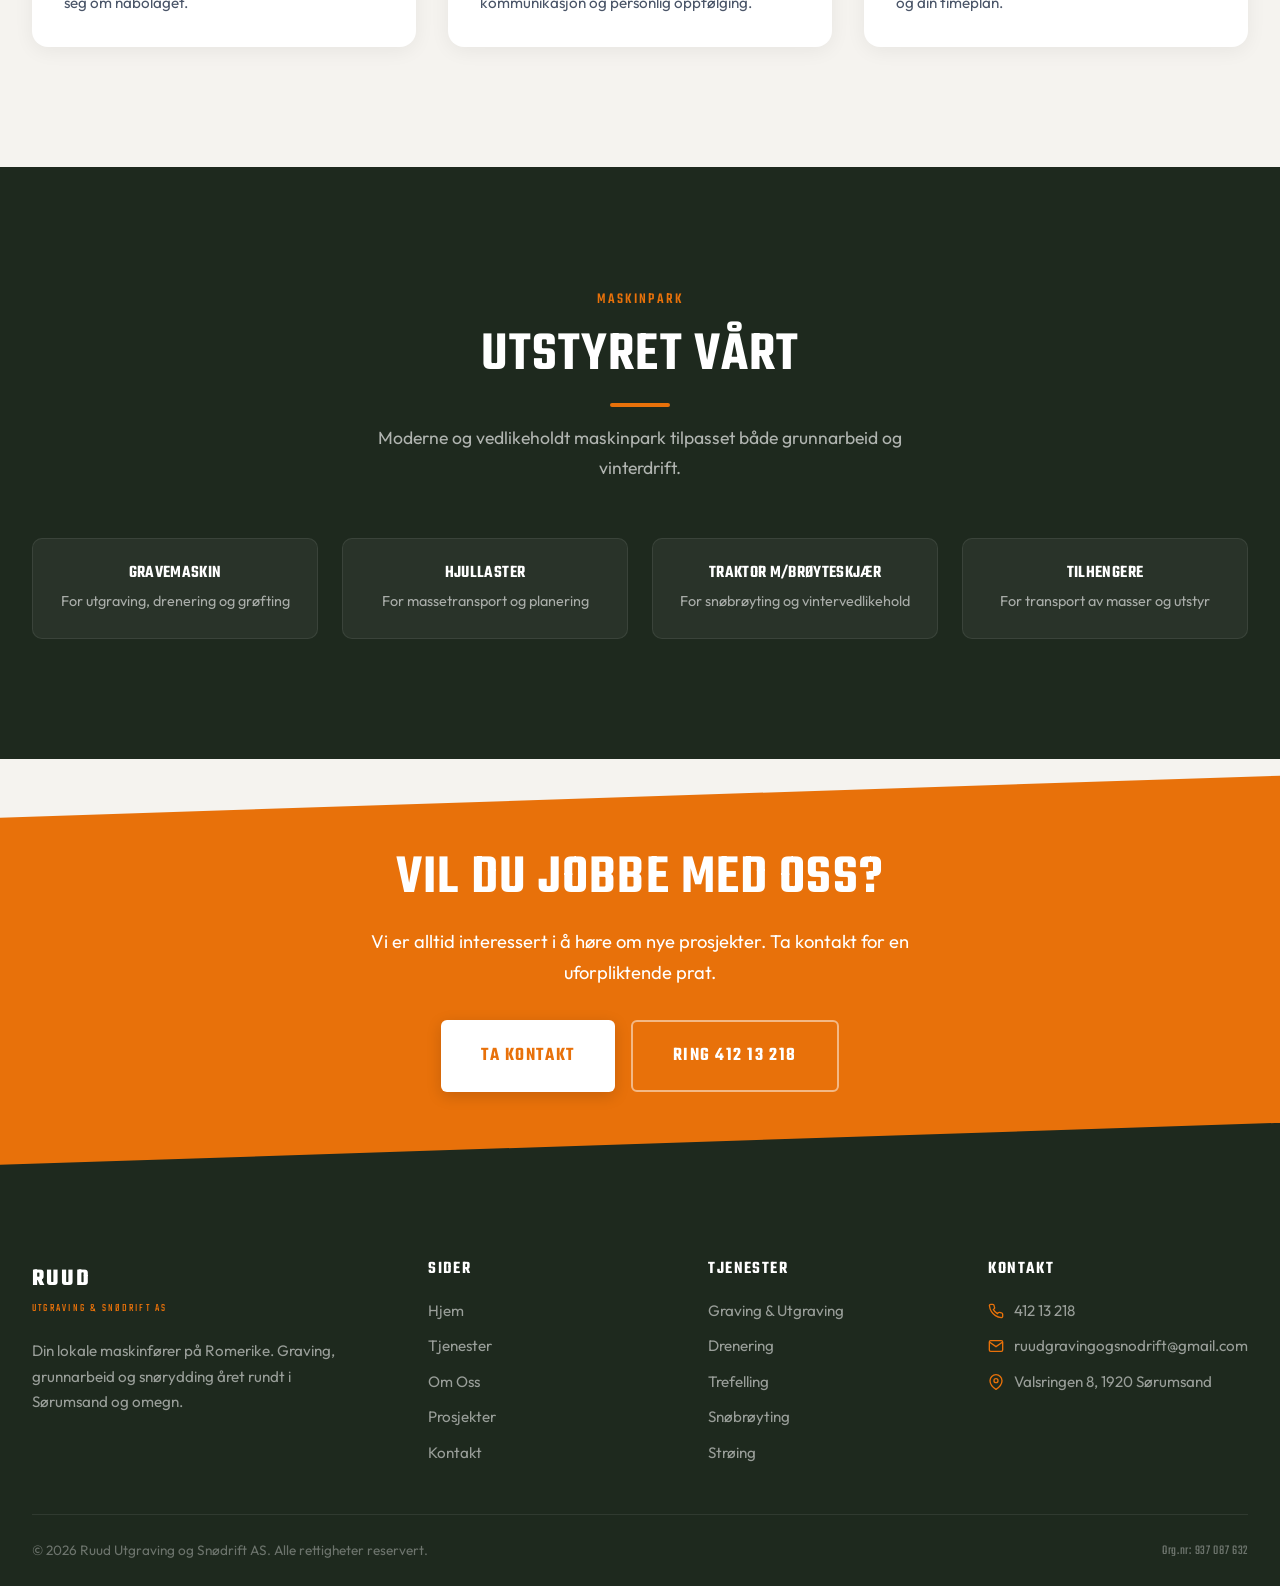
<file: om-oss.html>
<!DOCTYPE html>
<html lang="nb">
<head>
  <meta charset="UTF-8">
  <meta name="viewport" content="width=device-width, initial-scale=1.0">
  <title>Om Oss – Eivind Ruud Sommeling | Ruud Utgraving og Snødrift AS</title>
  <meta name="description" content="Bli kjent med Ruud Utgraving og Snødrift AS. Lokalt firma basert på Sørumsand, drevet av Eivind Ruud Sommeling. Fra ENK til AS – les vår historie.">
  <meta name="keywords" content="maskinentreprenør sørumsand, eivind ruud sommeling, lokal entreprenør romerike">
  <link rel="canonical" href="https://ruudutgraving.no/om-oss">
  <link rel="preconnect" href="https://fonts.googleapis.com">
  <link rel="preconnect" href="https://fonts.gstatic.com" crossorigin>
  <link href="https://fonts.googleapis.com/css2?family=Outfit:wght@300;400;500;600&family=Teko:wght@400;500;600;700&display=swap" rel="stylesheet">
  <link rel="stylesheet" href="css/style.css">
</head>
<body>

  <!-- Navigation -->
  <nav class="nav is-scrolled" id="nav">
    <div class="nav__inner">
      <a href="index.html" class="nav__logo">
        <span class="nav__logo-main">RUUD</span>
        <span class="nav__logo-sub">Utgraving &amp; Snødrift</span>
      </a>
      <div class="nav__links" id="navLinks">
        <a href="index.html" class="nav__link">Hjem</a>
        <a href="tjenester.html" class="nav__link">Tjenester</a>
        <a href="om-oss.html" class="nav__link">Om Oss</a>
        <a href="prosjekter.html" class="nav__link">Prosjekter</a>
        <a href="kontakt.html" class="nav__link">Kontakt</a>
        <a href="tel:+4741213218" class="nav__phone">
          <svg viewBox="0 0 24 24"><path d="M22 16.92v3a2 2 0 01-2.18 2 19.79 19.79 0 01-8.63-3.07 19.5 19.5 0 01-6-6 19.79 19.79 0 01-3.07-8.67A2 2 0 014.11 2h3a2 2 0 012 1.72c.127.96.361 1.903.7 2.81a2 2 0 01-.45 2.11L8.09 9.91a16 16 0 006 6l1.27-1.27a2 2 0 012.11-.45c.907.339 1.85.573 2.81.7A2 2 0 0122 16.92z"/></svg>
          412 13 218
        </a>
      </div>
      <button class="nav__toggle" id="navToggle" aria-label="Meny">
        <span></span><span></span><span></span>
      </button>
    </div>
    <div class="nav__overlay" id="navOverlay"></div>
  </nav>

  <!-- Page Header -->
  <header class="page-header">
    <div class="page-header__watermark">OM OSS</div>
    <div class="container page-header__content">
      <div class="breadcrumb">
        <a href="index.html">Hjem</a>
        <span class="breadcrumb__sep">/</span>
        <span>Om Oss</span>
      </div>
      <h1 class="page-header__title hero-anim hero-anim--2">Om Oss</h1>
      <p class="page-header__desc hero-anim hero-anim--3">Bli kjent med folkene og historien bak Ruud Utgraving og Snødrift AS.</p>
    </div>
    <div class="earth-strata">
      <div class="earth-strata__layer earth-strata__layer--1"></div>
      <div class="earth-strata__layer earth-strata__layer--2"></div>
      <div class="earth-strata__layer earth-strata__layer--3"></div>
    </div>
  </header>

  <!-- About Intro -->
  <section class="section">
    <div class="container">
      <div class="about-intro">
        <div class="about-intro__image reveal-left">
          <span class="about-intro__image-label">Eivind Ruud Sommeling – Daglig leder</span>
          <div class="about-intro__experience">
            <div class="about-intro__experience-num">2+</div>
            <div class="about-intro__experience-text">Års erfaring</div>
          </div>
        </div>
        <div class="about-intro__text reveal-right">
          <span class="label">Daglig Leder</span>
          <h2>Eivind Ruud Sommeling</h2>
          <p>Eivind er en ung og driven maskinfører fra Sørumsand med en genuin lidenskap for grunnarbeid og maskinføring. Det som startet som en interesse for maskiner og utearbeid, ble raskt til et levebrød.</p>
          <p>I 2024 tok han steget og startet som enkeltpersonforetak, og allerede i januar 2026 var veksten stor nok til å etablere aksjeselskap. Det sier noe om kvaliteten på arbeidet og tilliten fra kundene.</p>
          <p>Med Ruud Utgraving og Snødrift AS får du en entreprenør som tar personlig ansvar for hvert prosjekt. Eivind er selv ute på maskinene – du vet alltid hvem som gjør jobben.</p>
          <a href="kontakt.html" class="btn btn--primary">Ta Kontakt</a>
        </div>
      </div>
    </div>
  </section>

  <!-- Timeline -->
  <section class="section section--concrete">
    <div class="container">
      <div class="section-header section-header--center reveal">
        <span class="label">Vår Historie</span>
        <h2>Fra Idé til Aksjeselskap</h2>
        <p>En kort, men intens reise fra første oppdrag til etablert firma.</p>
      </div>
      <div class="timeline">
        <div class="timeline__item reveal">
          <div class="timeline__dot"></div>
          <div class="timeline__year">2024</div>
          <h3 class="timeline__title">Starten som ENK</h3>
          <p class="timeline__desc">Eivind registrerer enkeltpersonforetak og begynner å ta oppdrag innen graving og snørydding på Romerike. Rask vekst gjennom god kvalitet og muntlig anbefaling.</p>
        </div>
        <div class="timeline__item reveal">
          <div class="timeline__dot"></div>
          <div class="timeline__year">2024</div>
          <h3 class="timeline__title">Første Vintersesong</h3>
          <p class="timeline__desc">Snøbrøyting viser seg som et naturlig tillegg. Kombinasjonen graving og snødrift gir stabil helårsvirksomhet og fornøyde kunder.</p>
        </div>
        <div class="timeline__item reveal">
          <div class="timeline__dot"></div>
          <div class="timeline__year">2025</div>
          <h3 class="timeline__title">Vekst og Utvidelse</h3>
          <p class="timeline__desc">Kundebasen vokser. Større prosjekter, flere beredskapsavtaler og utvidet maskinpark. Behovet for å profesjonalisere driften blir tydelig.</p>
        </div>
        <div class="timeline__item reveal">
          <div class="timeline__dot"></div>
          <div class="timeline__year">2026</div>
          <h3 class="timeline__title">Aksjeselskap Etablert</h3>
          <p class="timeline__desc">15. januar 2026 registreres RUUD UTGRAVING OG SNØDRIFT AS. En milepæl som markerer profesjonalisering, vekstambisjon og langsiktig satsing.</p>
        </div>
      </div>
    </div>
  </section>

  <!-- Values -->
  <section class="section">
    <div class="container">
      <div class="section-header section-header--center reveal">
        <span class="label">Verdier</span>
        <h2>Det Vi Står For</h2>
      </div>
      <div class="grid grid--3 stagger">
        <div class="value-card reveal">
          <h3 class="value-card__title">
            <span class="value-card__accent"></span>
            Pålitelighet
          </h3>
          <p class="value-card__desc">Vi møter opp når vi har avtalt, gjør jobben vi har lovet, og leverer det vi har sagt. Enkelt og greit – du kan stole på oss.</p>
        </div>
        <div class="value-card reveal">
          <h3 class="value-card__title">
            <span class="value-card__accent"></span>
            Kvalitet
          </h3>
          <p class="value-card__desc">Hvert prosjekt fortjener godt håndverk. Vi tar oss tid til å gjøre det riktig – fra første spadetak til siste planering.</p>
        </div>
        <div class="value-card reveal">
          <h3 class="value-card__title">
            <span class="value-card__accent"></span>
            Ærlighet
          </h3>
          <p class="value-card__desc">Du får et ærlig tilbud basert på hva jobben faktisk krever. Ingen skjulte kostnader, ingen overraskelser.</p>
        </div>
        <div class="value-card reveal">
          <h3 class="value-card__title">
            <span class="value-card__accent"></span>
            Lokal Tilhørighet
          </h3>
          <p class="value-card__desc">Vi er en del av Sørumsand-samfunnet. Når du støtter oss, støtter du en lokal bedrift som bryr seg om nabolaget.</p>
        </div>
        <div class="value-card reveal">
          <h3 class="value-card__title">
            <span class="value-card__accent"></span>
            Personlig Service
          </h3>
          <p class="value-card__desc">Hos oss snakker du direkte med han som kjører maskinen. Ingen mellomledd, rask kommunikasjon og personlig oppfølging.</p>
        </div>
        <div class="value-card reveal">
          <h3 class="value-card__title">
            <span class="value-card__accent"></span>
            Fleksibilitet
          </h3>
          <p class="value-card__desc">Store eller små jobber, hasteoppgaver eller planlagte prosjekter – vi tilpasser oss ditt behov og din timeplan.</p>
        </div>
      </div>
    </div>
  </section>

  <!-- Maskinpark -->
  <section class="section section--dark">
    <div class="container">
      <div class="section-header section-header--center reveal">
        <span class="label">Maskinpark</span>
        <h2>Utstyret Vårt</h2>
        <p>Moderne og vedlikeholdt maskinpark tilpasset både grunnarbeid og vinterdrift.</p>
      </div>
      <div class="equipment-grid stagger">
        <div class="equipment-card reveal">
          <h4 class="equipment-card__name">Gravemaskin</h4>
          <p class="equipment-card__desc">For utgraving, drenering og grøfting</p>
        </div>
        <div class="equipment-card reveal">
          <h4 class="equipment-card__name">Hjullaster</h4>
          <p class="equipment-card__desc">For massetransport og planering</p>
        </div>
        <div class="equipment-card reveal">
          <h4 class="equipment-card__name">Traktor m/brøyteskjær</h4>
          <p class="equipment-card__desc">For snøbrøyting og vintervedlikehold</p>
        </div>
        <div class="equipment-card reveal">
          <h4 class="equipment-card__name">Tilhengere</h4>
          <p class="equipment-card__desc">For transport av masser og utstyr</p>
        </div>
      </div>
    </div>
  </section>

  <!-- CTA Banner -->
  <section class="cta-banner cta-banner--before-footer">
    <div class="container cta-banner__content">
      <h2 class="reveal">Vil du jobbe med oss?</h2>
      <p class="reveal">Vi er alltid interessert i å høre om nye prosjekter. Ta kontakt for en uforpliktende prat.</p>
      <div class="reveal" style="display: flex; gap: 1rem; justify-content: center; flex-wrap: wrap;">
        <a href="kontakt.html" class="btn btn--primary btn--lg">Ta Kontakt</a>
        <a href="tel:+4741213218" class="btn btn--outline btn--lg">Ring 412 13 218</a>
      </div>
    </div>
  </section>

  <!-- Footer -->
  <footer class="footer">
    <div class="container">
      <div class="footer__grid">
        <div class="footer__brand">
          <div class="footer__logo">
            <span class="footer__logo-main">RUUD</span>
            <span class="footer__logo-sub">Utgraving &amp; Snødrift AS</span>
          </div>
          <p>Din lokale maskinfører på Romerike. Graving, grunnarbeid og snørydding året rundt i Sørumsand og omegn.</p>
        </div>
        <div>
          <h4 class="footer__heading">Sider</h4>
          <div class="footer__links">
            <a href="index.html" class="footer__link">Hjem</a>
            <a href="tjenester.html" class="footer__link">Tjenester</a>
            <a href="om-oss.html" class="footer__link">Om Oss</a>
            <a href="prosjekter.html" class="footer__link">Prosjekter</a>
            <a href="kontakt.html" class="footer__link">Kontakt</a>
          </div>
        </div>
        <div>
          <h4 class="footer__heading">Tjenester</h4>
          <div class="footer__links">
            <a href="tjenester.html" class="footer__link">Graving &amp; Utgraving</a>
            <a href="tjenester.html" class="footer__link">Drenering</a>
            <a href="tjenester.html" class="footer__link">Trefelling</a>
            <a href="tjenester.html" class="footer__link">Snøbrøyting</a>
            <a href="tjenester.html" class="footer__link">Strøing</a>
          </div>
        </div>
        <div>
          <h4 class="footer__heading">Kontakt</h4>
          <div class="footer__contact-item">
            <svg viewBox="0 0 24 24"><path d="M22 16.92v3a2 2 0 01-2.18 2 19.79 19.79 0 01-8.63-3.07 19.5 19.5 0 01-6-6 19.79 19.79 0 01-3.07-8.67A2 2 0 014.11 2h3a2 2 0 012 1.72c.127.96.361 1.903.7 2.81a2 2 0 01-.45 2.11L8.09 9.91a16 16 0 006 6l1.27-1.27a2 2 0 012.11-.45c.907.339 1.85.573 2.81.7A2 2 0 0122 16.92z"/></svg>
            <a href="tel:+4741213218">412 13 218</a>
          </div>
          <div class="footer__contact-item">
            <svg viewBox="0 0 24 24"><path d="M4 4h16c1.1 0 2 .9 2 2v12c0 1.1-.9 2-2 2H4c-1.1 0-2-.9-2-2V6c0-1.1.9-2 2-2z"/><polyline points="22,6 12,13 2,6"/></svg>
            <a href="mailto:ruudgravingogsnodrift@gmail.com">ruudgravingogsnodrift@gmail.com</a>
          </div>
          <div class="footer__contact-item">
            <svg viewBox="0 0 24 24"><path d="M21 10c0 7-9 13-9 13s-9-6-9-13a9 9 0 0118 0z"/><circle cx="12" cy="10" r="3"/></svg>
            <span>Valsringen 8, 1920 Sørumsand</span>
          </div>
        </div>
      </div>
      <div class="footer__bottom">
        <span>&copy; 2026 Ruud Utgraving og Snødrift AS. Alle rettigheter reservert.</span>
        <span class="footer__org">Org.nr: 937 087 632</span>
      </div>
    </div>
  </footer>

  <button class="back-to-top" id="backToTop" aria-label="Til toppen">
    <svg viewBox="0 0 24 24"><polyline points="18 15 12 9 6 15"/></svg>
  </button>

  <script src="js/main.js"></script>
</body>
</html>
</file>
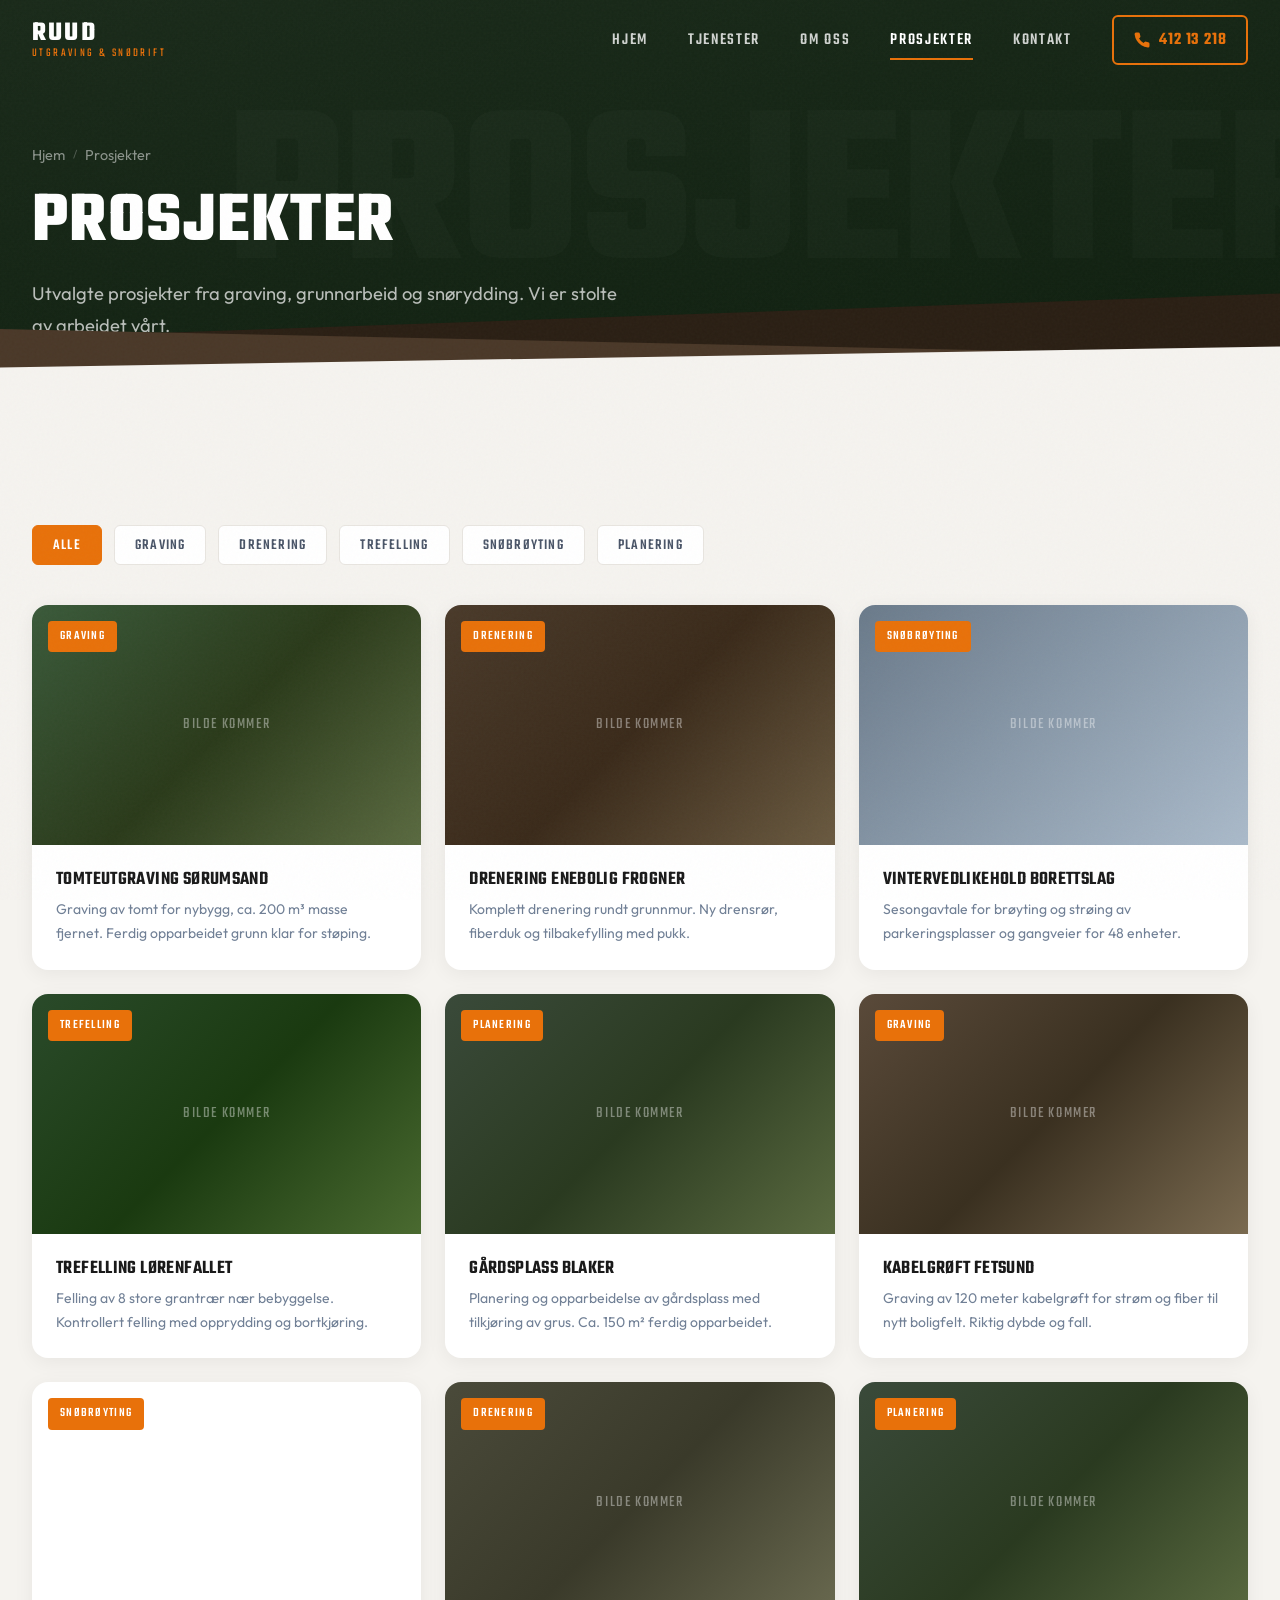
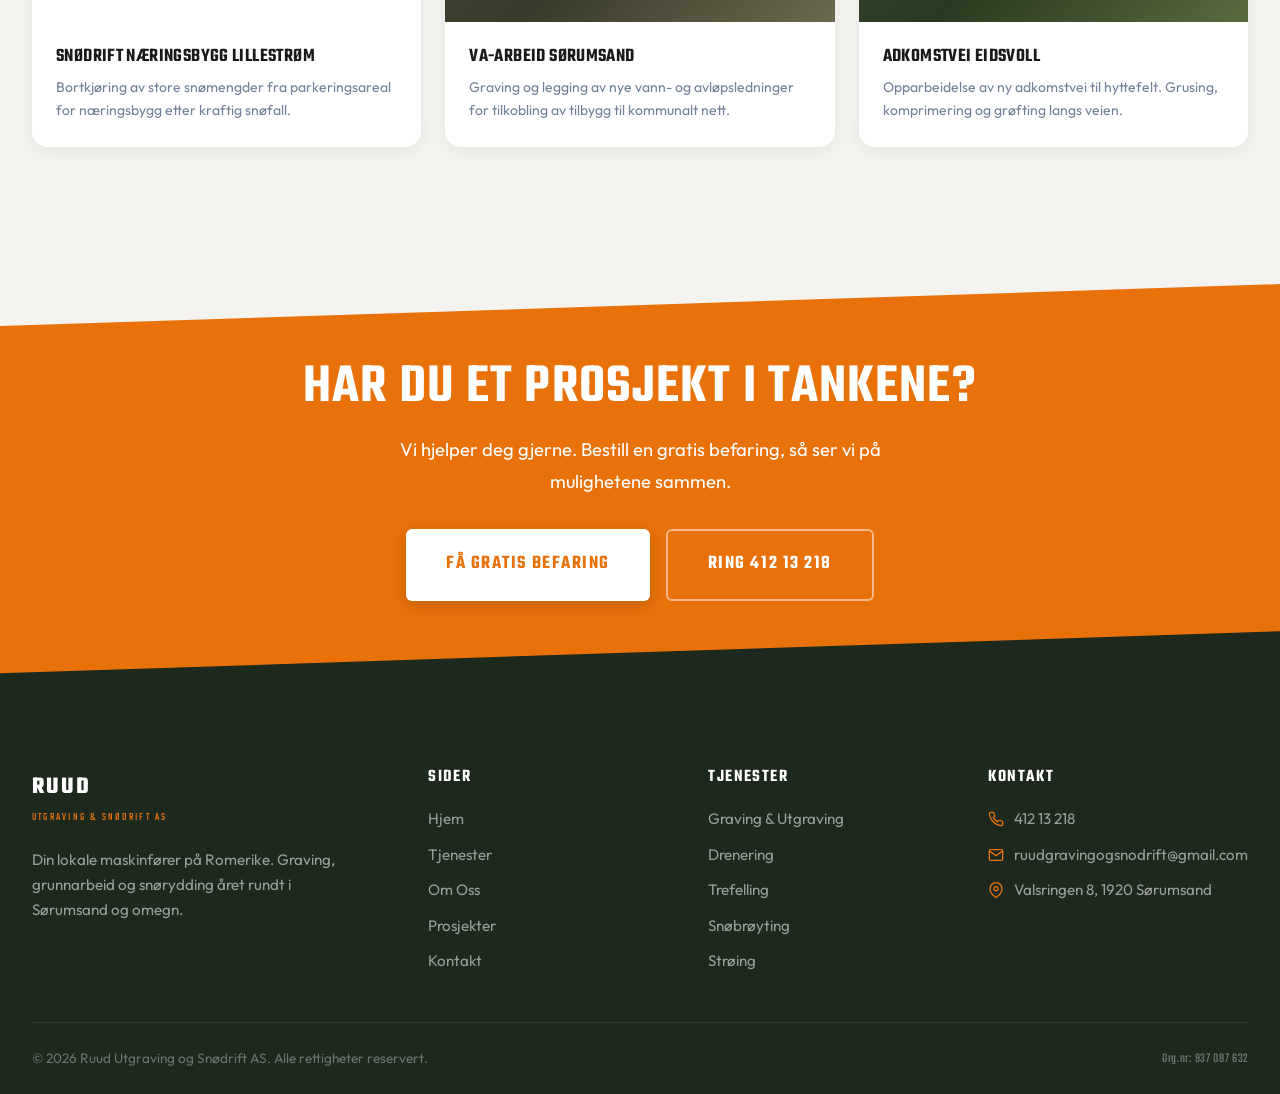
<file: prosjekter.html>
<!DOCTYPE html>
<html lang="nb">
<head>
  <meta charset="UTF-8">
  <meta name="viewport" content="width=device-width, initial-scale=1.0">
  <title>Prosjekter – Referanser og Galleri | Ruud Utgraving og Snødrift AS</title>
  <meta name="description" content="Se våre gjennomførte prosjekter innen graving, drenering, trefelling og snøbrøyting på Romerike. Bildegalleri og referanser.">
  <meta name="keywords" content="prosjekter graving romerike, referanser grunnarbeid, utført arbeid sørumsand">
  <link rel="canonical" href="https://ruudutgraving.no/prosjekter">
  <link rel="preconnect" href="https://fonts.googleapis.com">
  <link rel="preconnect" href="https://fonts.gstatic.com" crossorigin>
  <link href="https://fonts.googleapis.com/css2?family=Outfit:wght@300;400;500;600&family=Teko:wght@400;500;600;700&display=swap" rel="stylesheet">
  <link rel="stylesheet" href="css/style.css">
</head>
<body>

  <!-- Navigation -->
  <nav class="nav is-scrolled" id="nav">
    <div class="nav__inner">
      <a href="index.html" class="nav__logo">
        <span class="nav__logo-main">RUUD</span>
        <span class="nav__logo-sub">Utgraving &amp; Snødrift</span>
      </a>
      <div class="nav__links" id="navLinks">
        <a href="index.html" class="nav__link">Hjem</a>
        <a href="tjenester.html" class="nav__link">Tjenester</a>
        <a href="om-oss.html" class="nav__link">Om Oss</a>
        <a href="prosjekter.html" class="nav__link">Prosjekter</a>
        <a href="kontakt.html" class="nav__link">Kontakt</a>
        <a href="tel:+4741213218" class="nav__phone">
          <svg viewBox="0 0 24 24"><path d="M22 16.92v3a2 2 0 01-2.18 2 19.79 19.79 0 01-8.63-3.07 19.5 19.5 0 01-6-6 19.79 19.79 0 01-3.07-8.67A2 2 0 014.11 2h3a2 2 0 012 1.72c.127.96.361 1.903.7 2.81a2 2 0 01-.45 2.11L8.09 9.91a16 16 0 006 6l1.27-1.27a2 2 0 012.11-.45c.907.339 1.85.573 2.81.7A2 2 0 0122 16.92z"/></svg>
          412 13 218
        </a>
      </div>
      <button class="nav__toggle" id="navToggle" aria-label="Meny">
        <span></span><span></span><span></span>
      </button>
    </div>
    <div class="nav__overlay" id="navOverlay"></div>
  </nav>

  <!-- Page Header -->
  <header class="page-header">
    <div class="page-header__watermark">PROSJEKTER</div>
    <div class="container page-header__content">
      <div class="breadcrumb">
        <a href="index.html">Hjem</a>
        <span class="breadcrumb__sep">/</span>
        <span>Prosjekter</span>
      </div>
      <h1 class="page-header__title hero-anim hero-anim--2">Prosjekter</h1>
      <p class="page-header__desc hero-anim hero-anim--3">Utvalgte prosjekter fra graving, grunnarbeid og snørydding. Vi er stolte av arbeidet vårt.</p>
    </div>
    <div class="earth-strata">
      <div class="earth-strata__layer earth-strata__layer--1"></div>
      <div class="earth-strata__layer earth-strata__layer--2"></div>
      <div class="earth-strata__layer earth-strata__layer--3"></div>
    </div>
  </header>

  <!-- Gallery -->
  <section class="section">
    <div class="container">
      <div class="gallery-filters reveal">
        <button class="gallery-filter is-active" data-filter="alle">Alle</button>
        <button class="gallery-filter" data-filter="graving">Graving</button>
        <button class="gallery-filter" data-filter="drenering">Drenering</button>
        <button class="gallery-filter" data-filter="trefelling">Trefelling</button>
        <button class="gallery-filter" data-filter="broyting">Snøbrøyting</button>
        <button class="gallery-filter" data-filter="planering">Planering</button>
      </div>

      <div class="gallery-grid stagger">

        <!-- Project 1 -->
        <div class="project-card reveal" data-category="graving">
          <div class="project-card__image project-card__image--placeholder service-detail__image--graving">
            <span class="project-card__category">Graving</span>
            <div class="project-card__overlay"></div>
            <span>Bilde kommer</span>
          </div>
          <div class="project-card__body">
            <h3 class="project-card__title">Tomteutgraving Sørumsand</h3>
            <p class="project-card__meta">Graving av tomt for nybygg, ca. 200 m³ masse fjernet. Ferdig opparbeidet grunn klar for støping.</p>
          </div>
        </div>

        <!-- Project 2 -->
        <div class="project-card reveal" data-category="drenering">
          <div class="project-card__image project-card__image--placeholder service-detail__image--drenering">
            <span class="project-card__category">Drenering</span>
            <div class="project-card__overlay"></div>
            <span>Bilde kommer</span>
          </div>
          <div class="project-card__body">
            <h3 class="project-card__title">Drenering Enebolig Frogner</h3>
            <p class="project-card__meta">Komplett drenering rundt grunnmur. Ny drensrør, fiberduk og tilbakefylling med pukk.</p>
          </div>
        </div>

        <!-- Project 3 -->
        <div class="project-card reveal" data-category="broyting">
          <div class="project-card__image project-card__image--placeholder service-detail__image--broyting">
            <span class="project-card__category">Snøbrøyting</span>
            <div class="project-card__overlay"></div>
            <span>Bilde kommer</span>
          </div>
          <div class="project-card__body">
            <h3 class="project-card__title">Vintervedlikehold Borettslag</h3>
            <p class="project-card__meta">Sesongavtale for brøyting og strøing av parkeringsplasser og gangveier for 48 enheter.</p>
          </div>
        </div>

        <!-- Project 4 -->
        <div class="project-card reveal" data-category="trefelling">
          <div class="project-card__image project-card__image--placeholder service-detail__image--trefelling">
            <span class="project-card__category">Trefelling</span>
            <div class="project-card__overlay"></div>
            <span>Bilde kommer</span>
          </div>
          <div class="project-card__body">
            <h3 class="project-card__title">Trefelling Lørenfallet</h3>
            <p class="project-card__meta">Felling av 8 store grantrær nær bebyggelse. Kontrollert felling med opprydding og bortkjøring.</p>
          </div>
        </div>

        <!-- Project 5 -->
        <div class="project-card reveal" data-category="planering">
          <div class="project-card__image project-card__image--placeholder service-detail__image--planering">
            <span class="project-card__category">Planering</span>
            <div class="project-card__overlay"></div>
            <span>Bilde kommer</span>
          </div>
          <div class="project-card__body">
            <h3 class="project-card__title">Gårdsplass Blaker</h3>
            <p class="project-card__meta">Planering og opparbeidelse av gårdsplass med tilkjøring av grus. Ca. 150 m² ferdig opparbeidet.</p>
          </div>
        </div>

        <!-- Project 6 -->
        <div class="project-card reveal" data-category="graving">
          <div class="project-card__image project-card__image--placeholder service-detail__image--grofting">
            <span class="project-card__category">Graving</span>
            <div class="project-card__overlay"></div>
            <span>Bilde kommer</span>
          </div>
          <div class="project-card__body">
            <h3 class="project-card__title">Kabelgrøft Fetsund</h3>
            <p class="project-card__meta">Graving av 120 meter kabelgrøft for strøm og fiber til nytt boligfelt. Riktig dybde og fall.</p>
          </div>
        </div>

        <!-- Project 7 -->
        <div class="project-card reveal" data-category="broyting">
          <div class="project-card__image project-card__image--placeholder service-detail__image--snodrift">
            <span class="project-card__category">Snøbrøyting</span>
            <div class="project-card__overlay"></div>
            <span>Bilde kommer</span>
          </div>
          <div class="project-card__body">
            <h3 class="project-card__title">Snødrift Næringsbygg Lillestrøm</h3>
            <p class="project-card__meta">Bortkjøring av store snømengder fra parkeringsareal for næringsbygg etter kraftig snøfall.</p>
          </div>
        </div>

        <!-- Project 8 -->
        <div class="project-card reveal" data-category="drenering">
          <div class="project-card__image project-card__image--placeholder service-detail__image--transport">
            <span class="project-card__category">Drenering</span>
            <div class="project-card__overlay"></div>
            <span>Bilde kommer</span>
          </div>
          <div class="project-card__body">
            <h3 class="project-card__title">VA-Arbeid Sørumsand</h3>
            <p class="project-card__meta">Graving og legging av nye vann- og avløpsledninger for tilkobling av tilbygg til kommunalt nett.</p>
          </div>
        </div>

        <!-- Project 9 -->
        <div class="project-card reveal" data-category="planering">
          <div class="project-card__image project-card__image--placeholder service-detail__image--planering">
            <span class="project-card__category">Planering</span>
            <div class="project-card__overlay"></div>
            <span>Bilde kommer</span>
          </div>
          <div class="project-card__body">
            <h3 class="project-card__title">Adkomstvei Eidsvoll</h3>
            <p class="project-card__meta">Opparbeidelse av ny adkomstvei til hyttefelt. Grusing, komprimering og grøfting langs veien.</p>
          </div>
        </div>

      </div>
    </div>
  </section>

  <!-- CTA Banner -->
  <section class="cta-banner cta-banner--before-footer">
    <div class="container cta-banner__content">
      <h2 class="reveal">Har du et prosjekt i tankene?</h2>
      <p class="reveal">Vi hjelper deg gjerne. Bestill en gratis befaring, så ser vi på mulighetene sammen.</p>
      <div class="reveal" style="display: flex; gap: 1rem; justify-content: center; flex-wrap: wrap;">
        <a href="kontakt.html" class="btn btn--primary btn--lg">Få Gratis Befaring</a>
        <a href="tel:+4741213218" class="btn btn--outline btn--lg">Ring 412 13 218</a>
      </div>
    </div>
  </section>

  <!-- Footer -->
  <footer class="footer">
    <div class="container">
      <div class="footer__grid">
        <div class="footer__brand">
          <div class="footer__logo">
            <span class="footer__logo-main">RUUD</span>
            <span class="footer__logo-sub">Utgraving &amp; Snødrift AS</span>
          </div>
          <p>Din lokale maskinfører på Romerike. Graving, grunnarbeid og snørydding året rundt i Sørumsand og omegn.</p>
        </div>
        <div>
          <h4 class="footer__heading">Sider</h4>
          <div class="footer__links">
            <a href="index.html" class="footer__link">Hjem</a>
            <a href="tjenester.html" class="footer__link">Tjenester</a>
            <a href="om-oss.html" class="footer__link">Om Oss</a>
            <a href="prosjekter.html" class="footer__link">Prosjekter</a>
            <a href="kontakt.html" class="footer__link">Kontakt</a>
          </div>
        </div>
        <div>
          <h4 class="footer__heading">Tjenester</h4>
          <div class="footer__links">
            <a href="tjenester.html" class="footer__link">Graving &amp; Utgraving</a>
            <a href="tjenester.html" class="footer__link">Drenering</a>
            <a href="tjenester.html" class="footer__link">Trefelling</a>
            <a href="tjenester.html" class="footer__link">Snøbrøyting</a>
            <a href="tjenester.html" class="footer__link">Strøing</a>
          </div>
        </div>
        <div>
          <h4 class="footer__heading">Kontakt</h4>
          <div class="footer__contact-item">
            <svg viewBox="0 0 24 24"><path d="M22 16.92v3a2 2 0 01-2.18 2 19.79 19.79 0 01-8.63-3.07 19.5 19.5 0 01-6-6 19.79 19.79 0 01-3.07-8.67A2 2 0 014.11 2h3a2 2 0 012 1.72c.127.96.361 1.903.7 2.81a2 2 0 01-.45 2.11L8.09 9.91a16 16 0 006 6l1.27-1.27a2 2 0 012.11-.45c.907.339 1.85.573 2.81.7A2 2 0 0122 16.92z"/></svg>
            <a href="tel:+4741213218">412 13 218</a>
          </div>
          <div class="footer__contact-item">
            <svg viewBox="0 0 24 24"><path d="M4 4h16c1.1 0 2 .9 2 2v12c0 1.1-.9 2-2 2H4c-1.1 0-2-.9-2-2V6c0-1.1.9-2 2-2z"/><polyline points="22,6 12,13 2,6"/></svg>
            <a href="mailto:ruudgravingogsnodrift@gmail.com">ruudgravingogsnodrift@gmail.com</a>
          </div>
          <div class="footer__contact-item">
            <svg viewBox="0 0 24 24"><path d="M21 10c0 7-9 13-9 13s-9-6-9-13a9 9 0 0118 0z"/><circle cx="12" cy="10" r="3"/></svg>
            <span>Valsringen 8, 1920 Sørumsand</span>
          </div>
        </div>
      </div>
      <div class="footer__bottom">
        <span>&copy; 2026 Ruud Utgraving og Snødrift AS. Alle rettigheter reservert.</span>
        <span class="footer__org">Org.nr: 937 087 632</span>
      </div>
    </div>
  </footer>

  <button class="back-to-top" id="backToTop" aria-label="Til toppen">
    <svg viewBox="0 0 24 24"><polyline points="18 15 12 9 6 15"/></svg>
  </button>

  <script src="js/main.js"></script>
</body>
</html>
</file>
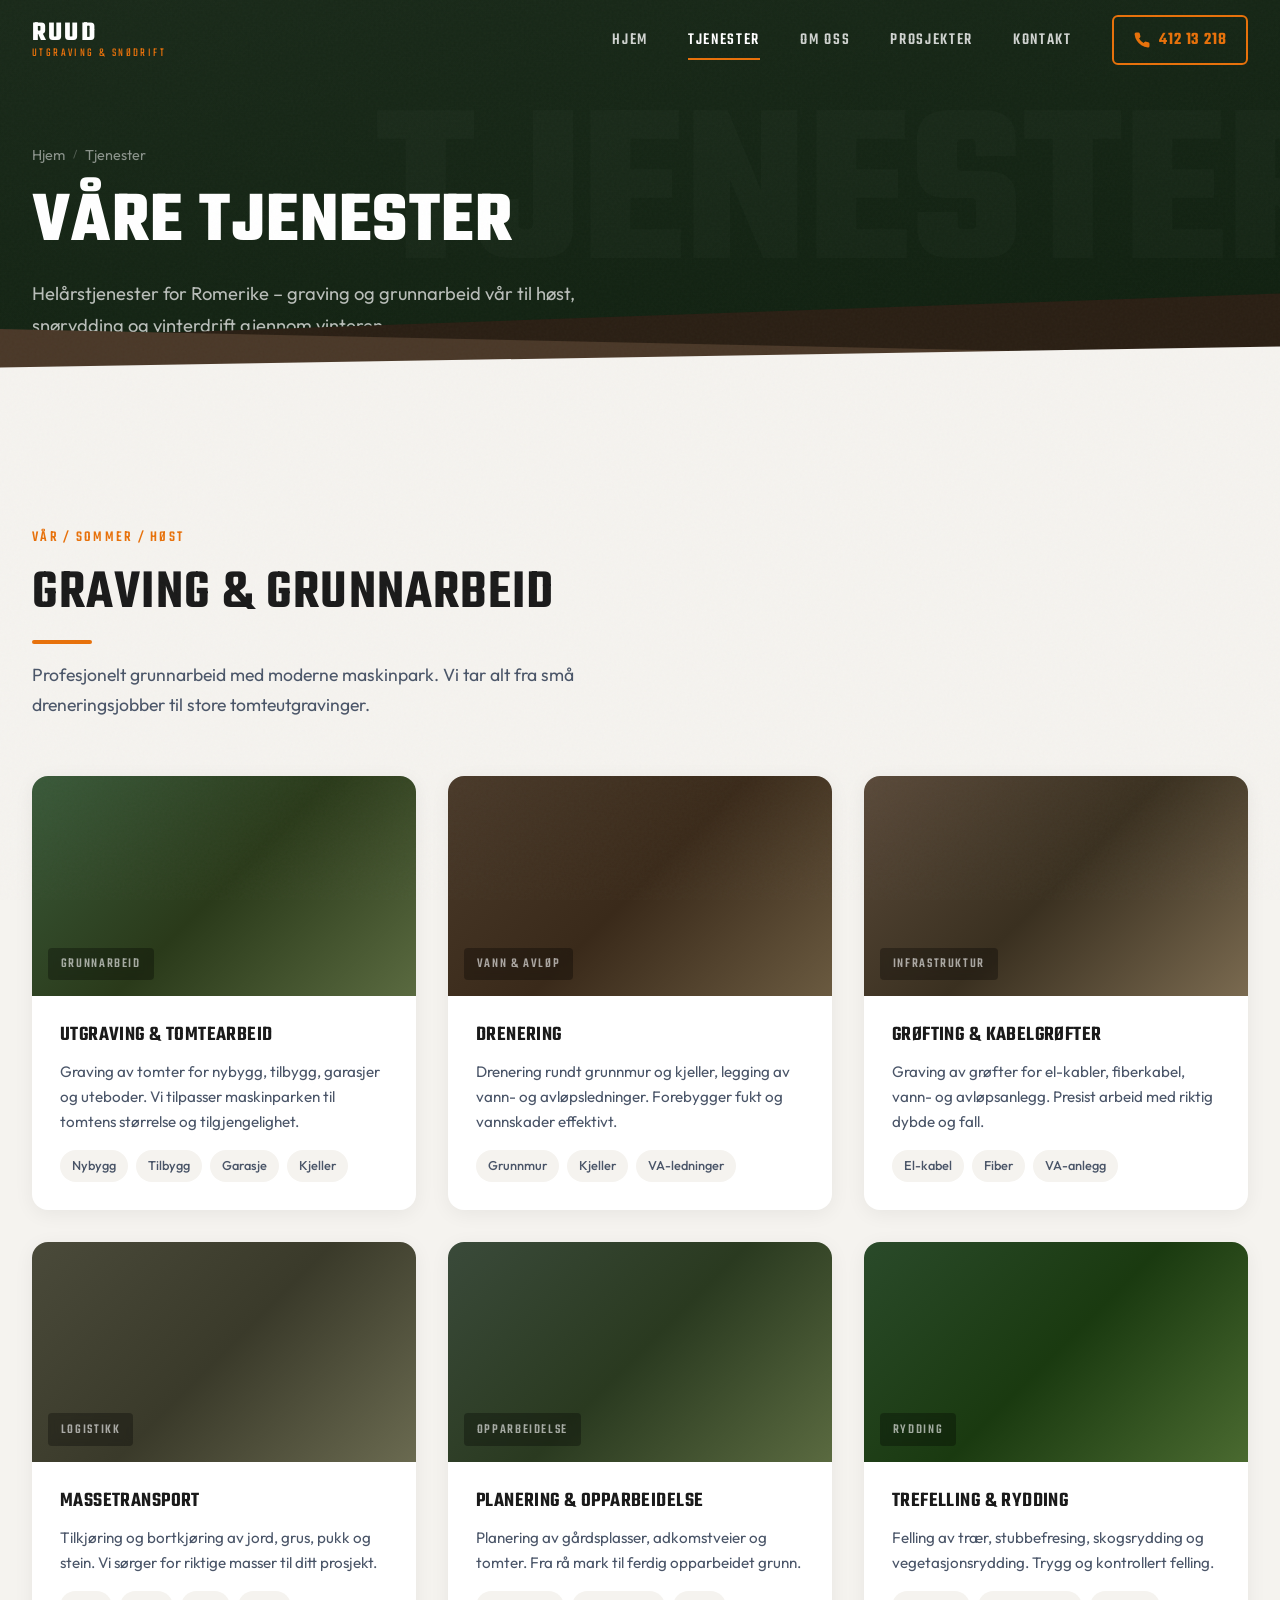
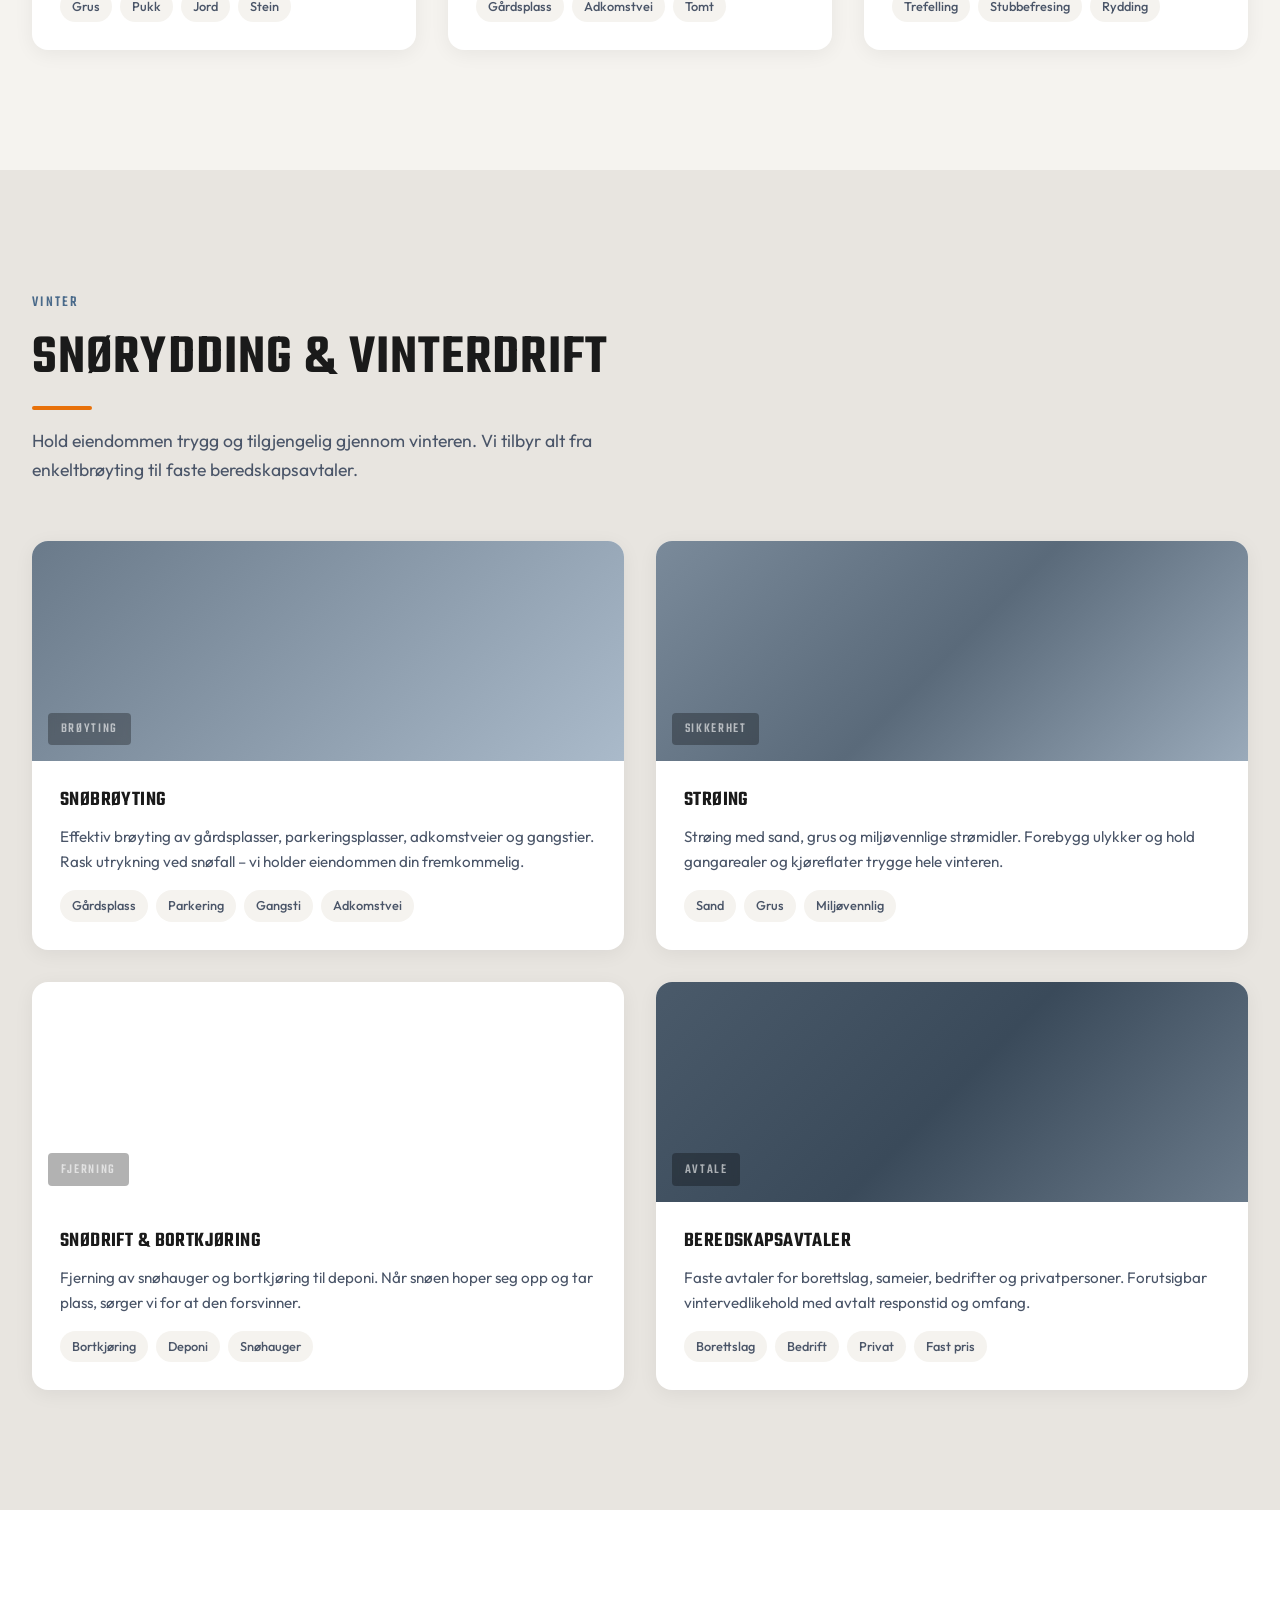
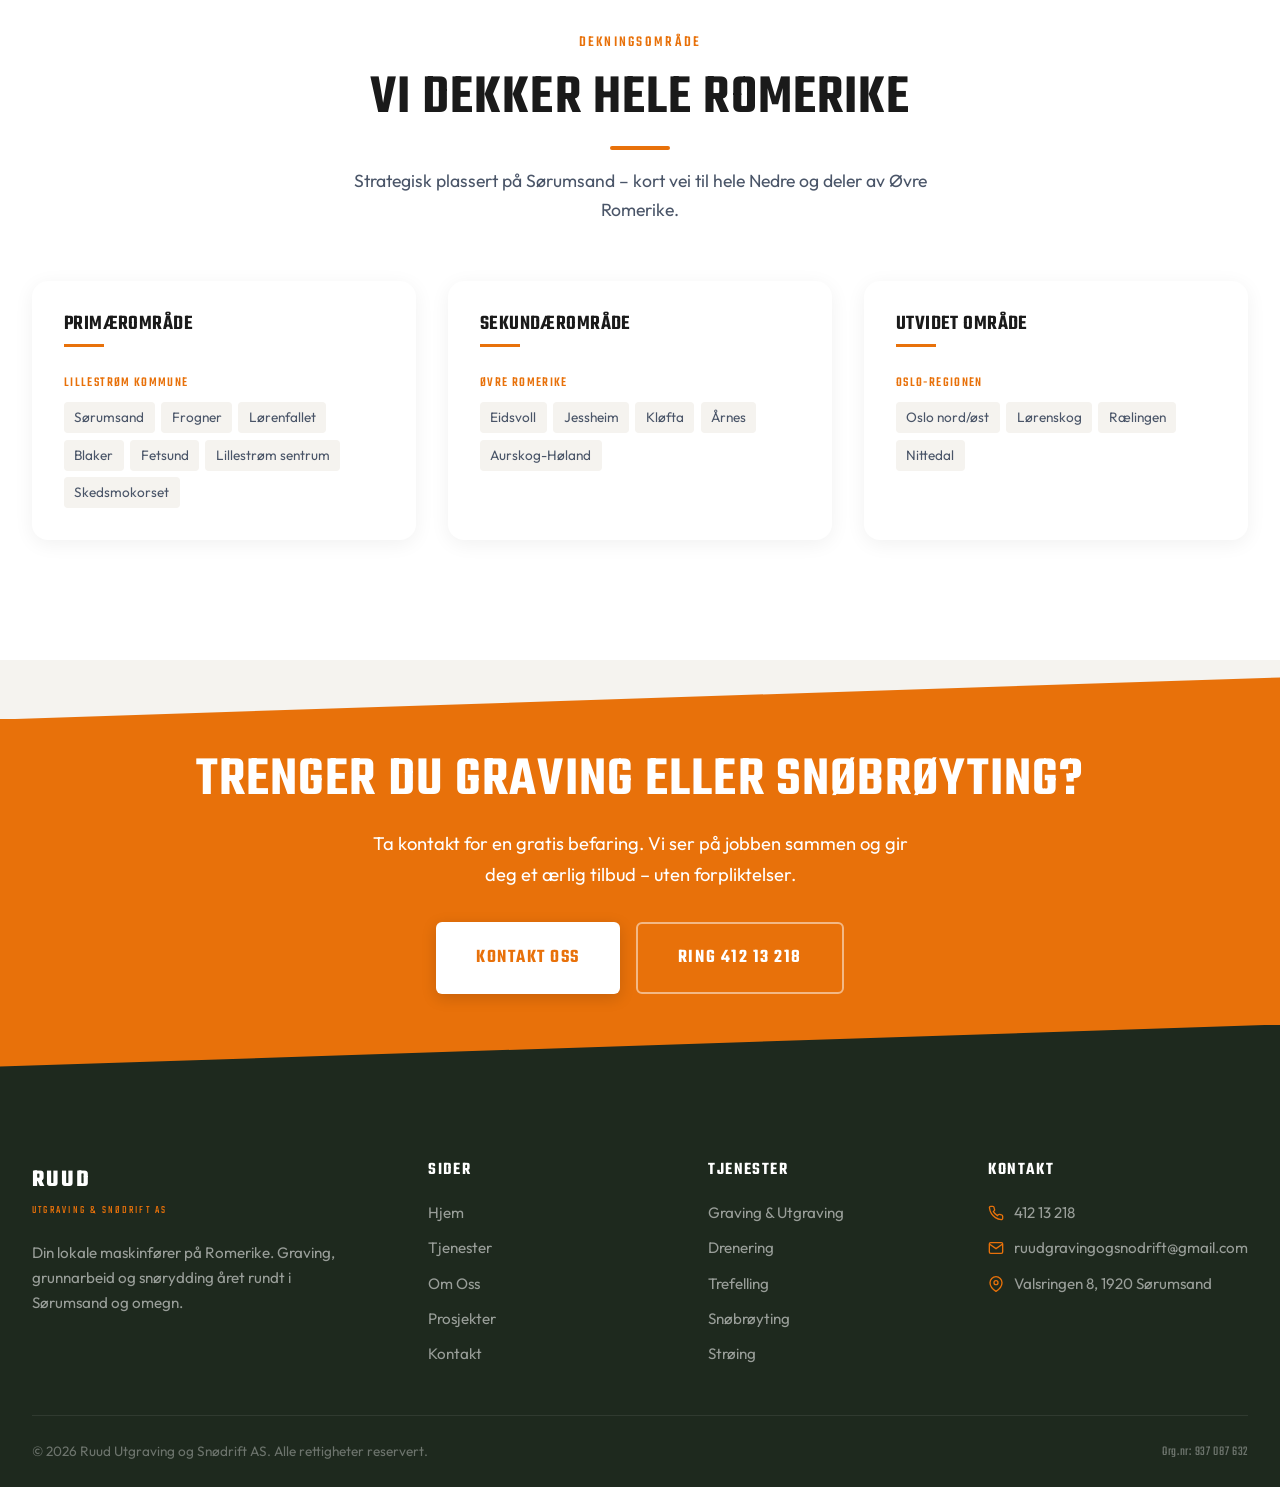
<file: tjenester.html>
<!DOCTYPE html>
<html lang="nb">
<head>
  <meta charset="UTF-8">
  <meta name="viewport" content="width=device-width, initial-scale=1.0">
  <title>Tjenester – Graving, Drenering &amp; Snøbrøyting | Ruud Utgraving og Snødrift AS</title>
  <meta name="description" content="Komplett oversikt over våre tjenester: graving, drenering, trefelling, snøbrøyting og strøing på Romerike. Helårstjenester fra Sørumsand.">
  <meta name="keywords" content="graving sørumsand, drenering romerike, trefelling lillestrøm, snøbrøyting borettslag, grunnarbeid romerike">
  <link rel="canonical" href="https://ruudutgraving.no/tjenester">
  <link rel="preconnect" href="https://fonts.googleapis.com">
  <link rel="preconnect" href="https://fonts.gstatic.com" crossorigin>
  <link href="https://fonts.googleapis.com/css2?family=Outfit:wght@300;400;500;600&family=Teko:wght@400;500;600;700&display=swap" rel="stylesheet">
  <link rel="stylesheet" href="css/style.css">
</head>
<body>

  <!-- Navigation -->
  <nav class="nav is-scrolled" id="nav">
    <div class="nav__inner">
      <a href="index.html" class="nav__logo">
        <span class="nav__logo-main">RUUD</span>
        <span class="nav__logo-sub">Utgraving &amp; Snødrift</span>
      </a>
      <div class="nav__links" id="navLinks">
        <a href="index.html" class="nav__link">Hjem</a>
        <a href="tjenester.html" class="nav__link">Tjenester</a>
        <a href="om-oss.html" class="nav__link">Om Oss</a>
        <a href="prosjekter.html" class="nav__link">Prosjekter</a>
        <a href="kontakt.html" class="nav__link">Kontakt</a>
        <a href="tel:+4741213218" class="nav__phone">
          <svg viewBox="0 0 24 24"><path d="M22 16.92v3a2 2 0 01-2.18 2 19.79 19.79 0 01-8.63-3.07 19.5 19.5 0 01-6-6 19.79 19.79 0 01-3.07-8.67A2 2 0 014.11 2h3a2 2 0 012 1.72c.127.96.361 1.903.7 2.81a2 2 0 01-.45 2.11L8.09 9.91a16 16 0 006 6l1.27-1.27a2 2 0 012.11-.45c.907.339 1.85.573 2.81.7A2 2 0 0122 16.92z"/></svg>
          412 13 218
        </a>
      </div>
      <button class="nav__toggle" id="navToggle" aria-label="Meny">
        <span></span><span></span><span></span>
      </button>
    </div>
    <div class="nav__overlay" id="navOverlay"></div>
  </nav>

  <!-- Page Header -->
  <header class="page-header">
    <div class="page-header__watermark">TJENESTER</div>
    <div class="container page-header__content">
      <div class="breadcrumb">
        <a href="index.html">Hjem</a>
        <span class="breadcrumb__sep">/</span>
        <span>Tjenester</span>
      </div>
      <h1 class="page-header__title hero-anim hero-anim--2">Våre Tjenester</h1>
      <p class="page-header__desc hero-anim hero-anim--3">Helårstjenester for Romerike – graving og grunnarbeid vår til høst, snørydding og vinterdrift gjennom vinteren.</p>
    </div>
    <div class="earth-strata">
      <div class="earth-strata__layer earth-strata__layer--1"></div>
      <div class="earth-strata__layer earth-strata__layer--2"></div>
      <div class="earth-strata__layer earth-strata__layer--3"></div>
    </div>
  </header>

  <!-- Summer Services -->
  <section class="section">
    <div class="container">
      <div class="section-header reveal">
        <span class="label">Vår / Sommer / Høst</span>
        <h2>Graving &amp; Grunnarbeid</h2>
        <p>Profesjonelt grunnarbeid med moderne maskinpark. Vi tar alt fra små dreneringsjobber til store tomteutgravinger.</p>
      </div>
      <div class="grid grid--3 stagger">
        <div class="service-detail reveal">
          <div class="service-detail__image service-detail__image--graving">
            <span class="service-detail__image-label">Grunnarbeid</span>
          </div>
          <div class="service-detail__body">
            <h3 class="service-detail__title">Utgraving &amp; Tomtearbeid</h3>
            <p class="service-detail__desc">Graving av tomter for nybygg, tilbygg, garasjer og uteboder. Vi tilpasser maskinparken til tomtens størrelse og tilgjengelighet.</p>
            <div class="service-detail__features">
              <span class="service-detail__tag">Nybygg</span>
              <span class="service-detail__tag">Tilbygg</span>
              <span class="service-detail__tag">Garasje</span>
              <span class="service-detail__tag">Kjeller</span>
            </div>
          </div>
        </div>
        <div class="service-detail reveal">
          <div class="service-detail__image service-detail__image--drenering">
            <span class="service-detail__image-label">Vann &amp; Avløp</span>
          </div>
          <div class="service-detail__body">
            <h3 class="service-detail__title">Drenering</h3>
            <p class="service-detail__desc">Drenering rundt grunnmur og kjeller, legging av vann- og avløpsledninger. Forebygger fukt og vannskader effektivt.</p>
            <div class="service-detail__features">
              <span class="service-detail__tag">Grunnmur</span>
              <span class="service-detail__tag">Kjeller</span>
              <span class="service-detail__tag">VA-ledninger</span>
            </div>
          </div>
        </div>
        <div class="service-detail reveal">
          <div class="service-detail__image service-detail__image--grofting">
            <span class="service-detail__image-label">Infrastruktur</span>
          </div>
          <div class="service-detail__body">
            <h3 class="service-detail__title">Grøfting &amp; Kabelgrøfter</h3>
            <p class="service-detail__desc">Graving av grøfter for el-kabler, fiberkabel, vann- og avløpsanlegg. Presist arbeid med riktig dybde og fall.</p>
            <div class="service-detail__features">
              <span class="service-detail__tag">El-kabel</span>
              <span class="service-detail__tag">Fiber</span>
              <span class="service-detail__tag">VA-anlegg</span>
            </div>
          </div>
        </div>
        <div class="service-detail reveal">
          <div class="service-detail__image service-detail__image--transport">
            <span class="service-detail__image-label">Logistikk</span>
          </div>
          <div class="service-detail__body">
            <h3 class="service-detail__title">Massetransport</h3>
            <p class="service-detail__desc">Tilkjøring og bortkjøring av jord, grus, pukk og stein. Vi sørger for riktige masser til ditt prosjekt.</p>
            <div class="service-detail__features">
              <span class="service-detail__tag">Grus</span>
              <span class="service-detail__tag">Pukk</span>
              <span class="service-detail__tag">Jord</span>
              <span class="service-detail__tag">Stein</span>
            </div>
          </div>
        </div>
        <div class="service-detail reveal">
          <div class="service-detail__image service-detail__image--planering">
            <span class="service-detail__image-label">Opparbeidelse</span>
          </div>
          <div class="service-detail__body">
            <h3 class="service-detail__title">Planering &amp; Opparbeidelse</h3>
            <p class="service-detail__desc">Planering av gårdsplasser, adkomstveier og tomter. Fra rå mark til ferdig opparbeidet grunn.</p>
            <div class="service-detail__features">
              <span class="service-detail__tag">Gårdsplass</span>
              <span class="service-detail__tag">Adkomstvei</span>
              <span class="service-detail__tag">Tomt</span>
            </div>
          </div>
        </div>
        <div class="service-detail reveal">
          <div class="service-detail__image service-detail__image--trefelling">
            <span class="service-detail__image-label">Rydding</span>
          </div>
          <div class="service-detail__body">
            <h3 class="service-detail__title">Trefelling &amp; Rydding</h3>
            <p class="service-detail__desc">Felling av trær, stubbefresing, skogsrydding og vegetasjonsrydding. Trygg og kontrollert felling.</p>
            <div class="service-detail__features">
              <span class="service-detail__tag">Trefelling</span>
              <span class="service-detail__tag">Stubbefresing</span>
              <span class="service-detail__tag">Rydding</span>
            </div>
          </div>
        </div>
      </div>
    </div>
  </section>

  <!-- Winter Services -->
  <section class="section section--concrete">
    <div class="container">
      <div class="section-header reveal">
        <span class="label" style="color: #4a6a8a;">Vinter</span>
        <h2>Snørydding &amp; Vinterdrift</h2>
        <p>Hold eiendommen trygg og tilgjengelig gjennom vinteren. Vi tilbyr alt fra enkeltbrøyting til faste beredskapsavtaler.</p>
      </div>
      <div class="grid grid--2 stagger">
        <div class="service-detail reveal">
          <div class="service-detail__image service-detail__image--broyting">
            <span class="service-detail__image-label">Brøyting</span>
          </div>
          <div class="service-detail__body">
            <h3 class="service-detail__title">Snøbrøyting</h3>
            <p class="service-detail__desc">Effektiv brøyting av gårdsplasser, parkeringsplasser, adkomstveier og gangstier. Rask utrykning ved snøfall – vi holder eiendommen din fremkommelig.</p>
            <div class="service-detail__features">
              <span class="service-detail__tag">Gårdsplass</span>
              <span class="service-detail__tag">Parkering</span>
              <span class="service-detail__tag">Gangsti</span>
              <span class="service-detail__tag">Adkomstvei</span>
            </div>
          </div>
        </div>
        <div class="service-detail reveal">
          <div class="service-detail__image service-detail__image--stroing">
            <span class="service-detail__image-label">Sikkerhet</span>
          </div>
          <div class="service-detail__body">
            <h3 class="service-detail__title">Strøing</h3>
            <p class="service-detail__desc">Strøing med sand, grus og miljøvennlige strømidler. Forebygg ulykker og hold gangarealer og kjøreflater trygge hele vinteren.</p>
            <div class="service-detail__features">
              <span class="service-detail__tag">Sand</span>
              <span class="service-detail__tag">Grus</span>
              <span class="service-detail__tag">Miljøvennlig</span>
            </div>
          </div>
        </div>
        <div class="service-detail reveal">
          <div class="service-detail__image service-detail__image--snodrift">
            <span class="service-detail__image-label">Fjerning</span>
          </div>
          <div class="service-detail__body">
            <h3 class="service-detail__title">Snødrift &amp; Bortkjøring</h3>
            <p class="service-detail__desc">Fjerning av snøhauger og bortkjøring til deponi. Når snøen hoper seg opp og tar plass, sørger vi for at den forsvinner.</p>
            <div class="service-detail__features">
              <span class="service-detail__tag">Bortkjøring</span>
              <span class="service-detail__tag">Deponi</span>
              <span class="service-detail__tag">Snøhauger</span>
            </div>
          </div>
        </div>
        <div class="service-detail reveal">
          <div class="service-detail__image service-detail__image--beredskap">
            <span class="service-detail__image-label">Avtale</span>
          </div>
          <div class="service-detail__body">
            <h3 class="service-detail__title">Beredskapsavtaler</h3>
            <p class="service-detail__desc">Faste avtaler for borettslag, sameier, bedrifter og privatpersoner. Forutsigbar vintervedlikehold med avtalt responstid og omfang.</p>
            <div class="service-detail__features">
              <span class="service-detail__tag">Borettslag</span>
              <span class="service-detail__tag">Bedrift</span>
              <span class="service-detail__tag">Privat</span>
              <span class="service-detail__tag">Fast pris</span>
            </div>
          </div>
        </div>
      </div>
    </div>
  </section>

  <!-- Coverage Area -->
  <section class="section section--white">
    <div class="container">
      <div class="section-header section-header--center reveal">
        <span class="label">Dekningsområde</span>
        <h2>Vi Dekker Hele Romerike</h2>
        <p>Strategisk plassert på Sørumsand – kort vei til hele Nedre og deler av Øvre Romerike.</p>
      </div>
      <div class="grid grid--3 stagger">
        <div class="coverage reveal">
          <h3 class="coverage__title">Primærområde</h3>
          <div class="coverage__group">
            <div class="coverage__group-title">Lillestrøm Kommune</div>
            <div class="coverage__list">
              <span class="coverage__tag">Sørumsand</span>
              <span class="coverage__tag">Frogner</span>
              <span class="coverage__tag">Lørenfallet</span>
              <span class="coverage__tag">Blaker</span>
              <span class="coverage__tag">Fetsund</span>
              <span class="coverage__tag">Lillestrøm sentrum</span>
              <span class="coverage__tag">Skedsmokorset</span>
            </div>
          </div>
        </div>
        <div class="coverage reveal">
          <h3 class="coverage__title">Sekundærområde</h3>
          <div class="coverage__group">
            <div class="coverage__group-title">Øvre Romerike</div>
            <div class="coverage__list">
              <span class="coverage__tag">Eidsvoll</span>
              <span class="coverage__tag">Jessheim</span>
              <span class="coverage__tag">Kløfta</span>
              <span class="coverage__tag">Årnes</span>
              <span class="coverage__tag">Aurskog-Høland</span>
            </div>
          </div>
        </div>
        <div class="coverage reveal">
          <h3 class="coverage__title">Utvidet Område</h3>
          <div class="coverage__group">
            <div class="coverage__group-title">Oslo-regionen</div>
            <div class="coverage__list">
              <span class="coverage__tag">Oslo nord/øst</span>
              <span class="coverage__tag">Lørenskog</span>
              <span class="coverage__tag">Rælingen</span>
              <span class="coverage__tag">Nittedal</span>
            </div>
          </div>
        </div>
      </div>
    </div>
  </section>

  <!-- CTA Banner -->
  <section class="cta-banner cta-banner--before-footer">
    <div class="container cta-banner__content">
      <h2 class="reveal">Trenger du graving eller snøbrøyting?</h2>
      <p class="reveal">Ta kontakt for en gratis befaring. Vi ser på jobben sammen og gir deg et ærlig tilbud – uten forpliktelser.</p>
      <div class="reveal" style="display: flex; gap: 1rem; justify-content: center; flex-wrap: wrap;">
        <a href="kontakt.html" class="btn btn--primary btn--lg">Kontakt Oss</a>
        <a href="tel:+4741213218" class="btn btn--outline btn--lg">Ring 412 13 218</a>
      </div>
    </div>
  </section>

  <!-- Footer -->
  <footer class="footer">
    <div class="container">
      <div class="footer__grid">
        <div class="footer__brand">
          <div class="footer__logo">
            <span class="footer__logo-main">RUUD</span>
            <span class="footer__logo-sub">Utgraving &amp; Snødrift AS</span>
          </div>
          <p>Din lokale maskinfører på Romerike. Graving, grunnarbeid og snørydding året rundt i Sørumsand og omegn.</p>
        </div>
        <div>
          <h4 class="footer__heading">Sider</h4>
          <div class="footer__links">
            <a href="index.html" class="footer__link">Hjem</a>
            <a href="tjenester.html" class="footer__link">Tjenester</a>
            <a href="om-oss.html" class="footer__link">Om Oss</a>
            <a href="prosjekter.html" class="footer__link">Prosjekter</a>
            <a href="kontakt.html" class="footer__link">Kontakt</a>
          </div>
        </div>
        <div>
          <h4 class="footer__heading">Tjenester</h4>
          <div class="footer__links">
            <a href="tjenester.html" class="footer__link">Graving &amp; Utgraving</a>
            <a href="tjenester.html" class="footer__link">Drenering</a>
            <a href="tjenester.html" class="footer__link">Trefelling</a>
            <a href="tjenester.html" class="footer__link">Snøbrøyting</a>
            <a href="tjenester.html" class="footer__link">Strøing</a>
          </div>
        </div>
        <div>
          <h4 class="footer__heading">Kontakt</h4>
          <div class="footer__contact-item">
            <svg viewBox="0 0 24 24"><path d="M22 16.92v3a2 2 0 01-2.18 2 19.79 19.79 0 01-8.63-3.07 19.5 19.5 0 01-6-6 19.79 19.79 0 01-3.07-8.67A2 2 0 014.11 2h3a2 2 0 012 1.72c.127.96.361 1.903.7 2.81a2 2 0 01-.45 2.11L8.09 9.91a16 16 0 006 6l1.27-1.27a2 2 0 012.11-.45c.907.339 1.85.573 2.81.7A2 2 0 0122 16.92z"/></svg>
            <a href="tel:+4741213218">412 13 218</a>
          </div>
          <div class="footer__contact-item">
            <svg viewBox="0 0 24 24"><path d="M4 4h16c1.1 0 2 .9 2 2v12c0 1.1-.9 2-2 2H4c-1.1 0-2-.9-2-2V6c0-1.1.9-2 2-2z"/><polyline points="22,6 12,13 2,6"/></svg>
            <a href="mailto:ruudgravingogsnodrift@gmail.com">ruudgravingogsnodrift@gmail.com</a>
          </div>
          <div class="footer__contact-item">
            <svg viewBox="0 0 24 24"><path d="M21 10c0 7-9 13-9 13s-9-6-9-13a9 9 0 0118 0z"/><circle cx="12" cy="10" r="3"/></svg>
            <span>Valsringen 8, 1920 Sørumsand</span>
          </div>
        </div>
      </div>
      <div class="footer__bottom">
        <span>&copy; 2026 Ruud Utgraving og Snødrift AS. Alle rettigheter reservert.</span>
        <span class="footer__org">Org.nr: 937 087 632</span>
      </div>
    </div>
  </footer>

  <button class="back-to-top" id="backToTop" aria-label="Til toppen">
    <svg viewBox="0 0 24 24"><polyline points="18 15 12 9 6 15"/></svg>
  </button>

  <script src="js/main.js"></script>
</body>
</html>
</file>
<file: css/style.css>
/* ===================================
   RUUD UTGRAVING OG SNØDRIFT AS
   Premium Website Stylesheet
   =================================== */

/* --- 1. VARIABLES & RESET --- */
:root {
  --moss: #2D3B2D;
  --moss-dark: #1E291E;
  --moss-light: #3D4F3D;
  --moss-muted: #3a4a3a;
  --steel: #4A5568;
  --steel-light: #718096;
  --steel-dark: #2D3748;
  --orange: #E8710A;
  --orange-dark: #C55E08;
  --orange-light: #FF8A2B;
  --orange-glow: rgba(232, 113, 10, 0.15);
  --offwhite: #F5F3EF;
  --concrete: #E8E5E0;
  --concrete-dark: #D4D0C8;
  --earth-dark: #2a1f14;
  --earth-mid: #4a3828;
  --earth-light: #6b5540;
  --near-black: #1A1A1A;
  --white: #FFFFFF;

  --font-display: 'Teko', sans-serif;
  --font-body: 'Outfit', sans-serif;

  --nav-height: 80px;
  --container: 1280px;
  --gutter: clamp(1rem, 4vw, 2rem);
  --section-pad: clamp(60px, 10vw, 120px);
  --radius: 10px;
  --radius-lg: 16px;

  --shadow-sm: 0 2px 8px rgba(0,0,0,0.06);
  --shadow-md: 0 8px 30px rgba(0,0,0,0.08);
  --shadow-lg: 0 16px 50px rgba(0,0,0,0.12);
  --shadow-card: 0 4px 20px rgba(0,0,0,0.06);

  --ease-out: cubic-bezier(0.25, 0.8, 0.25, 1);
  --ease-spring: cubic-bezier(0.34, 1.56, 0.64, 1);
}

*, *::before, *::after { margin: 0; padding: 0; box-sizing: border-box; }

html {
  scroll-behavior: smooth;
  -webkit-text-size-adjust: 100%;
}

body {
  font-family: var(--font-body);
  font-weight: 400;
  font-size: 1.0625rem;
  line-height: 1.7;
  color: var(--near-black);
  background: var(--offwhite);
  overflow-x: hidden;
  -webkit-font-smoothing: antialiased;
  -moz-osx-font-smoothing: grayscale;
}

img { max-width: 100%; height: auto; display: block; }
a { text-decoration: none; color: inherit; transition: color 0.3s; }
ul, ol { list-style: none; }
button { cursor: pointer; border: none; background: none; font-family: inherit; }
input, textarea, select { font-family: inherit; font-size: inherit; }

/* --- 2. NOISE OVERLAY --- */
body::after {
  content: '';
  position: fixed;
  inset: 0;
  background-image: url("data:image/svg+xml,%3Csvg viewBox='0 0 512 512' xmlns='http://www.w3.org/2000/svg'%3E%3Cfilter id='n'%3E%3CfeTurbulence type='fractalNoise' baseFrequency='0.7' numOctaves='4' stitchTiles='stitch'/%3E%3C/filter%3E%3Crect width='100%25' height='100%25' filter='url(%23n)'/%3E%3C/svg%3E");
  opacity: 0.028;
  pointer-events: none;
  z-index: 10000;
}

/* --- 3. TYPOGRAPHY --- */
h1, h2, h3, h4, h5, h6 {
  font-family: var(--font-display);
  font-weight: 600;
  line-height: 1.1;
  letter-spacing: 0.02em;
  text-transform: uppercase;
}

h1 { font-size: clamp(2.8rem, 7vw, 5.5rem); font-weight: 700; }
h2 { font-size: clamp(2rem, 4.5vw, 3.5rem); }
h3 { font-size: clamp(1.5rem, 3vw, 2.2rem); }
h4 { font-size: clamp(1.25rem, 2vw, 1.6rem); }

p + p { margin-top: 1em; }

.text-orange { color: var(--orange); }
.text-white { color: var(--white); }
.text-steel { color: var(--steel); }

.label {
  font-family: var(--font-display);
  font-size: 0.95rem;
  font-weight: 500;
  letter-spacing: 0.15em;
  text-transform: uppercase;
  color: var(--orange);
}

/* --- 4. LAYOUT --- */
.container {
  width: 100%;
  max-width: var(--container);
  margin: 0 auto;
  padding: 0 var(--gutter);
}

.container--narrow { max-width: 900px; }
.container--wide { max-width: 1440px; }

.section {
  position: relative;
  padding: var(--section-pad) 0;
}

.section--dark {
  background: var(--moss-dark);
  color: var(--white);
}

.section--moss {
  background: var(--moss);
  color: var(--white);
}

.section--concrete {
  background: var(--concrete);
}

.section--white {
  background: var(--white);
}

.grid {
  display: grid;
  gap: 2rem;
}

.grid--2 { grid-template-columns: repeat(auto-fit, minmax(min(100%, 400px), 1fr)); }
.grid--3 { grid-template-columns: repeat(auto-fit, minmax(min(100%, 320px), 1fr)); }
.grid--4 { grid-template-columns: repeat(auto-fit, minmax(min(100%, 260px), 1fr)); }

/* --- 5. NAVIGATION --- */
.nav {
  position: fixed;
  top: 0;
  left: 0;
  width: 100%;
  height: var(--nav-height);
  z-index: 1000;
  transition: background 0.4s, box-shadow 0.4s, height 0.3s;
}

.nav.is-scrolled {
  background: rgba(30, 41, 30, 0.97);
  backdrop-filter: blur(12px);
  -webkit-backdrop-filter: blur(12px);
  box-shadow: 0 2px 20px rgba(0,0,0,0.15);
  height: 70px;
}

.nav__inner {
  display: flex;
  align-items: center;
  justify-content: space-between;
  height: 100%;
  max-width: var(--container);
  margin: 0 auto;
  padding: 0 var(--gutter);
}

.nav__logo {
  display: flex;
  flex-direction: column;
  line-height: 1;
  z-index: 101;
}

.nav__logo-main {
  font-family: var(--font-display);
  font-size: 1.7rem;
  font-weight: 700;
  letter-spacing: 0.08em;
  color: var(--white);
  text-transform: uppercase;
}

.nav__logo-sub {
  font-family: var(--font-display);
  font-size: 0.75rem;
  font-weight: 400;
  letter-spacing: 0.2em;
  color: var(--orange);
  text-transform: uppercase;
  margin-top: 1px;
}

.nav__links {
  display: flex;
  align-items: center;
  gap: 2.5rem;
}

.nav__link {
  font-family: var(--font-display);
  font-size: 1.05rem;
  font-weight: 500;
  letter-spacing: 0.1em;
  text-transform: uppercase;
  color: rgba(255,255,255,0.8);
  position: relative;
  padding: 0.25rem 0;
  transition: color 0.3s;
}

.nav__link:hover,
.nav__link.is-active {
  color: var(--white);
}

.nav__link::after {
  content: '';
  position: absolute;
  bottom: -2px;
  left: 0;
  width: 0;
  height: 2px;
  background: var(--orange);
  transition: width 0.3s var(--ease-out);
}

.nav__link:hover::after,
.nav__link.is-active::after {
  width: 100%;
}

.nav__phone {
  display: flex;
  align-items: center;
  gap: 0.5rem;
  font-family: var(--font-display);
  font-size: 1.1rem;
  font-weight: 600;
  letter-spacing: 0.05em;
  color: var(--orange);
  padding: 0.5rem 1.2rem;
  border: 2px solid var(--orange);
  border-radius: 6px;
  transition: all 0.3s;
}

.nav__phone:hover {
  background: var(--orange);
  color: var(--white);
}

.nav__phone svg {
  width: 18px;
  height: 18px;
  fill: currentColor;
}

/* Hamburger */
.nav__toggle {
  display: none;
  flex-direction: column;
  justify-content: center;
  gap: 5px;
  width: 30px;
  height: 30px;
  z-index: 101;
}

.nav__toggle span {
  display: block;
  width: 100%;
  height: 2px;
  background: var(--white);
  border-radius: 2px;
  transition: transform 0.3s, opacity 0.3s;
  transform-origin: center;
}

.nav__toggle.is-active span:nth-child(1) {
  transform: translateY(7px) rotate(45deg);
}

.nav__toggle.is-active span:nth-child(2) {
  opacity: 0;
}

.nav__toggle.is-active span:nth-child(3) {
  transform: translateY(-7px) rotate(-45deg);
}

/* Mobile overlay */
.nav__overlay {
  display: none;
  position: fixed;
  inset: 0;
  background: rgba(0,0,0,0.5);
  z-index: 99;
  opacity: 0;
  transition: opacity 0.4s;
}

.nav__overlay.is-active {
  opacity: 1;
}

/* --- 6. HERO --- */
.hero {
  position: relative;
  min-height: 100vh;
  display: flex;
  align-items: center;
  background: linear-gradient(170deg, #1a2a1a 0%, #0f1f0f 40%, #1a1a12 100%);
  overflow: hidden;
  color: var(--white);
  padding-top: var(--nav-height);
}

.hero__bg {
  position: absolute;
  inset: 0;
  background: center/cover no-repeat;
  opacity: 0.2;
  z-index: 0;
}

.hero__watermark {
  position: absolute;
  top: 50%;
  left: 50%;
  transform: translate(-50%, -55%);
  font-family: var(--font-display);
  font-size: clamp(14rem, 30vw, 45rem);
  font-weight: 700;
  letter-spacing: 0.05em;
  color: rgba(255,255,255,0.025);
  white-space: nowrap;
  pointer-events: none;
  user-select: none;
  z-index: 0;
}

.hero__content {
  position: relative;
  z-index: 3;
  max-width: 750px;
  padding: 4rem 0;
}

.hero__label {
  display: inline-flex;
  align-items: center;
  gap: 0.75rem;
  margin-bottom: 1.5rem;
}

.hero__label::before {
  content: '';
  width: 40px;
  height: 2px;
  background: var(--orange);
}

.hero__title {
  font-size: clamp(3rem, 8vw, 6rem);
  font-weight: 700;
  line-height: 0.95;
  margin-bottom: 1.5rem;
}

.hero__title span {
  display: block;
  color: var(--orange);
}

.hero__desc {
  font-size: clamp(1.05rem, 2vw, 1.25rem);
  color: rgba(255,255,255,0.75);
  max-width: 580px;
  margin-bottom: 2.5rem;
  line-height: 1.7;
}

.hero__actions {
  display: flex;
  flex-wrap: wrap;
  gap: 1rem;
  align-items: center;
}

.hero__scroll {
  position: absolute;
  bottom: 180px;
  left: 50%;
  transform: translateX(-50%);
  display: flex;
  flex-direction: column;
  align-items: center;
  gap: 0.5rem;
  color: rgba(255,255,255,0.4);
  font-family: var(--font-display);
  font-size: 0.8rem;
  letter-spacing: 0.15em;
  text-transform: uppercase;
  z-index: 3;
}

.hero__scroll-line {
  width: 1px;
  height: 50px;
  background: linear-gradient(to bottom, var(--orange), transparent);
  animation: scrollPulse 2s ease-in-out infinite;
}

@keyframes scrollPulse {
  0%, 100% { opacity: 1; transform: scaleY(1); }
  50% { opacity: 0.4; transform: scaleY(0.6); }
}

/* Earth strata divider */
.earth-strata {
  position: absolute;
  bottom: -1px;
  left: 0;
  width: 100%;
  height: 150px;
  z-index: 4;
}

.earth-strata__layer {
  position: absolute;
  bottom: 0;
  left: 0;
  width: 100%;
}

.earth-strata__layer--1 {
  height: 150px;
  background: var(--earth-dark);
  clip-path: polygon(0 55%, 100% 25%, 100% 100%, 0 100%);
}

.earth-strata__layer--2 {
  height: 110px;
  background: var(--earth-mid);
  clip-path: polygon(0 30%, 100% 55%, 100% 100%, 0 100%);
}

.earth-strata__layer--3 {
  height: 70px;
  background: var(--offwhite);
  clip-path: polygon(0 45%, 100% 15%, 100% 100%, 0 100%);
}

/* Season indicator on hero */
.hero__seasons {
  position: absolute;
  right: var(--gutter);
  top: 50%;
  transform: translateY(-50%);
  display: flex;
  flex-direction: column;
  align-items: center;
  gap: 1rem;
  z-index: 3;
}

.hero__season-dot {
  width: 10px;
  height: 10px;
  border-radius: 50%;
  background: rgba(255,255,255,0.2);
  transition: 0.3s;
}

.hero__season-dot--summer { background: var(--moss-light); }
.hero__season-dot--winter { background: #8eb8d6; }
.hero__season-line {
  width: 1px;
  height: 60px;
  background: rgba(255,255,255,0.15);
}

/* --- 7. PAGE HEADERS --- */
.page-header {
  position: relative;
  min-height: 45vh;
  display: flex;
  align-items: flex-end;
  padding: calc(var(--nav-height) + 3rem) 0 0;
  background: linear-gradient(170deg, #1a2a1a, #0f1f0f);
  color: var(--white);
  overflow: hidden;
}

.page-header__watermark {
  position: absolute;
  top: 50%;
  right: -5%;
  transform: translateY(-50%);
  font-family: var(--font-display);
  font-size: clamp(8rem, 18vw, 22rem);
  font-weight: 700;
  color: rgba(255,255,255,0.02);
  white-space: nowrap;
  pointer-events: none;
}

.page-header__content {
  position: relative;
  z-index: 3;
  padding-bottom: 4rem;
}

.page-header__title {
  font-size: clamp(2.5rem, 6vw, 4.5rem);
  margin-bottom: 1rem;
}

.page-header__desc {
  font-size: 1.15rem;
  color: rgba(255,255,255,0.7);
  max-width: 600px;
}

.page-header .earth-strata {
  height: 100px;
}

/* Breadcrumb */
.breadcrumb {
  display: flex;
  align-items: center;
  gap: 0.5rem;
  margin-bottom: 1rem;
  font-size: 0.9rem;
  color: rgba(255,255,255,0.5);
}

.breadcrumb a:hover { color: var(--orange); }

.breadcrumb__sep {
  font-size: 0.7rem;
  opacity: 0.5;
}

/* --- 8. BUTTONS --- */
.btn {
  display: inline-flex;
  align-items: center;
  justify-content: center;
  gap: 0.6rem;
  font-family: var(--font-display);
  font-size: 1.1rem;
  font-weight: 600;
  letter-spacing: 0.08em;
  text-transform: uppercase;
  padding: 0.9rem 2rem;
  border-radius: 6px;
  transition: all 0.3s var(--ease-out);
  position: relative;
  overflow: hidden;
  white-space: nowrap;
}

.btn--primary {
  background: var(--orange);
  color: var(--white);
  box-shadow: 0 4px 15px rgba(232, 113, 10, 0.3);
}

.btn--primary:hover {
  background: var(--orange-dark);
  transform: translateY(-2px);
  box-shadow: 0 6px 25px rgba(232, 113, 10, 0.4);
}

.btn--outline {
  background: transparent;
  color: var(--white);
  border: 2px solid rgba(255,255,255,0.3);
}

.btn--outline:hover {
  border-color: var(--white);
  background: rgba(255,255,255,0.05);
  transform: translateY(-2px);
}

.btn--outline-dark {
  background: transparent;
  color: var(--near-black);
  border: 2px solid var(--steel-light);
}

.btn--outline-dark:hover {
  border-color: var(--orange);
  color: var(--orange);
  transform: translateY(-2px);
}

.btn--dark {
  background: var(--moss-dark);
  color: var(--white);
}

.btn--dark:hover {
  background: var(--moss);
  transform: translateY(-2px);
}

.btn--lg {
  padding: 1.1rem 2.5rem;
  font-size: 1.2rem;
}

.btn svg {
  width: 20px;
  height: 20px;
  fill: currentColor;
}

/* --- 9. SECTION HEADERS --- */
.section-header {
  margin-bottom: 3.5rem;
}

.section-header--center {
  text-align: center;
  max-width: 700px;
  margin-left: auto;
  margin-right: auto;
}

.section-header .label {
  margin-bottom: 0.75rem;
  display: block;
}

.section-header h2 {
  margin-bottom: 1rem;
}

.section-header p {
  color: var(--steel);
  font-size: 1.1rem;
  max-width: 600px;
}

.section-header--center p {
  margin-left: auto;
  margin-right: auto;
}

.section--dark .section-header p,
.section--moss .section-header p {
  color: rgba(255,255,255,0.65);
}

/* Orange bar accent */
.section-header h2::after {
  content: '';
  display: block;
  width: 60px;
  height: 4px;
  background: var(--orange);
  margin-top: 1rem;
  border-radius: 2px;
}

.section-header--center h2::after {
  margin-left: auto;
  margin-right: auto;
}

/* --- 10. SERVICE CARDS --- */
.service-card {
  background: var(--white);
  border-radius: var(--radius-lg);
  padding: 2rem;
  border-left: 4px solid transparent;
  box-shadow: var(--shadow-card);
  transition: all 0.4s var(--ease-out);
  position: relative;
  overflow: hidden;
}

.service-card:hover {
  transform: translateY(-6px);
  box-shadow: var(--shadow-lg);
  border-left-color: var(--orange);
}

.service-card__icon {
  width: 56px;
  height: 56px;
  border-radius: 12px;
  display: flex;
  align-items: center;
  justify-content: center;
  margin-bottom: 1.25rem;
  font-size: 1.6rem;
  font-weight: 700;
  font-family: var(--font-display);
}

.service-card__icon--summer {
  background: linear-gradient(135deg, var(--moss), var(--moss-light));
  color: var(--white);
}

.service-card__icon--winter {
  background: linear-gradient(135deg, #4a6a8a, #6a8aaa);
  color: var(--white);
}

.service-card__title {
  font-size: 1.4rem;
  margin-bottom: 0.75rem;
  color: var(--near-black);
}

.service-card__desc {
  color: var(--steel);
  font-size: 0.975rem;
  line-height: 1.65;
}

.service-card::after {
  content: '';
  position: absolute;
  bottom: 0;
  left: 0;
  width: 100%;
  height: 3px;
  background: linear-gradient(90deg, var(--orange), transparent);
  transform: scaleX(0);
  transform-origin: left;
  transition: transform 0.4s var(--ease-out);
}

.service-card:hover::after {
  transform: scaleX(1);
}

/* Service detail cards (tjenester page) */
.service-detail {
  background: var(--white);
  border-radius: var(--radius-lg);
  overflow: hidden;
  box-shadow: var(--shadow-card);
  transition: all 0.4s var(--ease-out);
}

.service-detail:hover {
  transform: translateY(-4px);
  box-shadow: var(--shadow-lg);
}

.service-detail__image {
  height: 220px;
  position: relative;
  overflow: hidden;
}

.service-detail__image--graving {
  background: linear-gradient(135deg, #3a5a3a 0%, #2a3a1a 50%, #5a6a40 100%);
}

.service-detail__image--drenering {
  background: linear-gradient(135deg, #4a3a2a 0%, #3a2a1a 50%, #6a5a40 100%);
}

.service-detail__image--grofting {
  background: linear-gradient(135deg, #5a4a3a 0%, #3a3020 50%, #7a6a50 100%);
}

.service-detail__image--transport {
  background: linear-gradient(135deg, #4a4a3a 0%, #3a3a2a 50%, #6a6a50 100%);
}

.service-detail__image--planering {
  background: linear-gradient(135deg, #3a4a3a 0%, #2a3a20 50%, #5a6a40 100%);
}

.service-detail__image--trefelling {
  background: linear-gradient(135deg, #2a4a2a 0%, #1a3a10 50%, #4a6a30 100%);
}

.service-detail__image--broyting {
  background: linear-gradient(135deg, #6a7a8a 0%, #8a9aaa 50%, #aabaca 100%);
}

.service-detail__image--stroing {
  background: linear-gradient(135deg, #7a8a9a 0%, #5a6a7a 50%, #9aaaba 100%);
}

.service-detail__image--snodrift {
  background: linear-gradient(135deg, #8a9aaa 0%, #6a7a8a 50%, #bacacda 100%);
}

.service-detail__image--beredskap {
  background: linear-gradient(135deg, #4a5a6a 0%, #3a4a5a 50%, #6a7a8a 100%);
}

.service-detail__image-label {
  position: absolute;
  bottom: 1rem;
  left: 1rem;
  font-family: var(--font-display);
  font-size: 0.85rem;
  font-weight: 500;
  letter-spacing: 0.12em;
  text-transform: uppercase;
  color: rgba(255,255,255,0.6);
  background: rgba(0,0,0,0.3);
  padding: 0.3rem 0.8rem;
  border-radius: 4px;
  backdrop-filter: blur(4px);
}

.service-detail__body {
  padding: 1.75rem;
}

.service-detail__title {
  font-size: 1.3rem;
  margin-bottom: 0.75rem;
}

.service-detail__desc {
  color: var(--steel);
  font-size: 0.95rem;
  line-height: 1.65;
  margin-bottom: 1rem;
}

.service-detail__features {
  display: flex;
  flex-wrap: wrap;
  gap: 0.5rem;
}

.service-detail__tag {
  font-size: 0.8rem;
  font-weight: 500;
  padding: 0.3rem 0.75rem;
  border-radius: 20px;
  background: var(--offwhite);
  color: var(--steel);
}

/* --- 11. WHY CHOOSE US --- */
.usp-card {
  text-align: center;
  padding: 2.5rem 1.5rem;
}

.usp-card__number {
  font-family: var(--font-display);
  font-size: 3.5rem;
  font-weight: 700;
  color: var(--orange);
  line-height: 1;
  margin-bottom: 1rem;
}

.usp-card__title {
  font-size: 1.3rem;
  margin-bottom: 0.75rem;
}

.usp-card__desc {
  color: var(--steel);
  font-size: 0.95rem;
}

/* --- 12. SEASONAL SPLIT --- */
.seasonal {
  position: relative;
  min-height: 550px;
  display: grid;
  grid-template-columns: 1fr 1fr;
  overflow: hidden;
}

.seasonal__half {
  position: relative;
  padding: clamp(3rem, 6vw, 5rem);
  display: flex;
  flex-direction: column;
  justify-content: center;
}

.seasonal__half--summer {
  background: linear-gradient(160deg, var(--moss-dark), var(--moss));
  color: var(--white);
  clip-path: polygon(0 0, 100% 0, 90% 100%, 0 100%);
  padding-right: 4rem;
  z-index: 2;
}

.seasonal__half--winter {
  background: linear-gradient(160deg, #c8d8e8, #e8eef5);
  color: var(--near-black);
  margin-left: -5%;
  padding-left: 4rem;
}

.seasonal__label {
  display: inline-flex;
  align-items: center;
  gap: 0.6rem;
  font-family: var(--font-display);
  font-size: 0.9rem;
  font-weight: 500;
  letter-spacing: 0.15em;
  text-transform: uppercase;
  margin-bottom: 1.5rem;
}

.seasonal__label--summer { color: var(--orange); }
.seasonal__label--winter { color: #4a6a8a; }

.seasonal__label::before {
  content: '';
  width: 30px;
  height: 2px;
  background: currentColor;
}

.seasonal__title {
  font-size: clamp(1.8rem, 3.5vw, 2.8rem);
  margin-bottom: 1.25rem;
}

.seasonal__desc {
  font-size: 1.05rem;
  line-height: 1.7;
  opacity: 0.8;
  margin-bottom: 1.5rem;
  max-width: 420px;
}

.seasonal__list {
  display: flex;
  flex-direction: column;
  gap: 0.6rem;
}

.seasonal__list li {
  display: flex;
  align-items: center;
  gap: 0.75rem;
  font-size: 0.975rem;
}

.seasonal__list li::before {
  content: '';
  width: 8px;
  height: 8px;
  border-radius: 50%;
  flex-shrink: 0;
}

.seasonal__half--summer .seasonal__list li::before {
  background: var(--orange);
}

.seasonal__half--winter .seasonal__list li::before {
  background: #4a6a8a;
}

/* --- 13. STATS --- */
.stats {
  display: grid;
  grid-template-columns: repeat(auto-fit, minmax(200px, 1fr));
  gap: 2rem;
}

.stat {
  text-align: center;
  padding: 2rem 1rem;
  position: relative;
}

.stat + .stat::before {
  content: '';
  position: absolute;
  left: -1rem;
  top: 20%;
  height: 60%;
  width: 1px;
  background: rgba(255,255,255,0.1);
}

.stat__number {
  font-family: var(--font-display);
  font-size: clamp(3rem, 5vw, 4.5rem);
  font-weight: 700;
  color: var(--orange);
  line-height: 1;
  margin-bottom: 0.5rem;
}

.stat__label {
  font-family: var(--font-display);
  font-size: 1rem;
  font-weight: 400;
  letter-spacing: 0.1em;
  text-transform: uppercase;
  opacity: 0.7;
}

/* --- 14. CTA BANNER --- */
.cta-banner {
  position: relative;
  padding: clamp(3.5rem, 7vw, 6rem) 0;
  background: var(--orange);
  color: var(--white);
  text-align: center;
  overflow: hidden;
}

.cta-banner::before {
  content: '';
  position: absolute;
  top: -1px;
  left: 0;
  width: 100%;
  height: 60px;
  background: var(--offwhite);
  clip-path: polygon(0 0, 100% 0, 100% 30%, 0 100%);
}

.cta-banner::after {
  content: '';
  position: absolute;
  bottom: -1px;
  left: 0;
  width: 100%;
  height: 60px;
  background: var(--moss-dark);
  clip-path: polygon(0 70%, 100% 0, 100% 100%, 0 100%);
}

.cta-banner--no-bottom::after { display: none; }
.cta-banner--no-bottom { margin-bottom: 0; }

.cta-banner--before-footer::after {
  background: var(--moss-dark);
}

.cta-banner__content {
  position: relative;
  z-index: 2;
}

.cta-banner h2 {
  font-size: clamp(2rem, 5vw, 3.5rem);
  margin-bottom: 1rem;
}

.cta-banner h2::after { display: none; }

.cta-banner p {
  font-size: 1.15rem;
  opacity: 0.9;
  margin-bottom: 2rem;
  max-width: 550px;
  margin-left: auto;
  margin-right: auto;
}

.cta-banner .btn--primary {
  background: var(--white);
  color: var(--orange);
  box-shadow: 0 4px 15px rgba(0,0,0,0.15);
}

.cta-banner .btn--primary:hover {
  background: var(--near-black);
  color: var(--white);
}

.cta-banner .btn--outline {
  border-color: rgba(255,255,255,0.5);
}

.cta-banner .btn--outline:hover {
  border-color: var(--white);
  background: rgba(255,255,255,0.1);
}

/* --- 15. TIMELINE --- */
.timeline {
  position: relative;
  padding: 2rem 0;
}

.timeline::before {
  content: '';
  position: absolute;
  left: 50%;
  top: 0;
  bottom: 0;
  width: 2px;
  background: var(--concrete-dark);
  transform: translateX(-50%);
}

.timeline__item {
  position: relative;
  width: 50%;
  padding: 0 3rem 3rem;
}

.timeline__item:nth-child(odd) {
  margin-left: 0;
  text-align: right;
  padding-right: 3rem;
  padding-left: 0;
}

.timeline__item:nth-child(even) {
  margin-left: 50%;
  padding-left: 3rem;
  padding-right: 0;
}

.timeline__dot {
  position: absolute;
  top: 0.5rem;
  width: 16px;
  height: 16px;
  border-radius: 50%;
  background: var(--orange);
  border: 3px solid var(--offwhite);
  z-index: 2;
}

.timeline__item:nth-child(odd) .timeline__dot {
  right: -8px;
}

.timeline__item:nth-child(even) .timeline__dot {
  left: -8px;
}

.timeline__year {
  font-family: var(--font-display);
  font-size: 2rem;
  font-weight: 700;
  color: var(--orange);
  line-height: 1;
  margin-bottom: 0.5rem;
}

.timeline__title {
  font-size: 1.2rem;
  margin-bottom: 0.5rem;
}

.timeline__desc {
  color: var(--steel);
  font-size: 0.95rem;
}

/* --- 16. PROJECT GALLERY --- */
.gallery-filters {
  display: flex;
  flex-wrap: wrap;
  gap: 0.75rem;
  margin-bottom: 2.5rem;
}

.gallery-filter {
  font-family: var(--font-display);
  font-size: 0.95rem;
  font-weight: 500;
  letter-spacing: 0.08em;
  text-transform: uppercase;
  padding: 0.5rem 1.25rem;
  border-radius: 6px;
  background: var(--white);
  color: var(--steel);
  border: 1px solid var(--concrete);
  transition: all 0.3s;
  cursor: pointer;
}

.gallery-filter:hover,
.gallery-filter.is-active {
  background: var(--orange);
  color: var(--white);
  border-color: var(--orange);
}

.gallery-grid {
  display: grid;
  grid-template-columns: repeat(auto-fill, minmax(320px, 1fr));
  gap: 1.5rem;
}

.project-card {
  position: relative;
  border-radius: var(--radius-lg);
  overflow: hidden;
  background: var(--white);
  box-shadow: var(--shadow-card);
  transition: all 0.4s var(--ease-out);
  cursor: pointer;
}

.project-card:hover {
  transform: translateY(-6px);
  box-shadow: var(--shadow-lg);
}

.project-card__image {
  height: 240px;
  position: relative;
  overflow: hidden;
}

.project-card__image--placeholder {
  display: flex;
  align-items: center;
  justify-content: center;
  font-family: var(--font-display);
  font-size: 1rem;
  letter-spacing: 0.1em;
  text-transform: uppercase;
  color: rgba(255,255,255,0.4);
}

.project-card__overlay {
  position: absolute;
  inset: 0;
  background: linear-gradient(to top, rgba(0,0,0,0.6) 0%, transparent 60%);
  opacity: 0;
  transition: opacity 0.4s;
}

.project-card:hover .project-card__overlay {
  opacity: 1;
}

.project-card__category {
  position: absolute;
  top: 1rem;
  left: 1rem;
  font-family: var(--font-display);
  font-size: 0.8rem;
  font-weight: 500;
  letter-spacing: 0.1em;
  text-transform: uppercase;
  padding: 0.3rem 0.75rem;
  border-radius: 4px;
  background: var(--orange);
  color: var(--white);
}

.project-card__body {
  padding: 1.5rem;
}

.project-card__title {
  font-size: 1.2rem;
  margin-bottom: 0.5rem;
}

.project-card__meta {
  font-size: 0.875rem;
  color: var(--steel-light);
}

/* --- 17. FORMS --- */
.form-grid {
  display: grid;
  grid-template-columns: 1fr 1fr;
  gap: 1.25rem;
}

.form-group {
  display: flex;
  flex-direction: column;
  gap: 0.4rem;
}

.form-group--full {
  grid-column: 1 / -1;
}

.form-group label {
  font-family: var(--font-display);
  font-size: 0.9rem;
  font-weight: 500;
  letter-spacing: 0.06em;
  text-transform: uppercase;
  color: var(--steel);
}

.form-group label .required {
  color: var(--orange);
  margin-left: 2px;
}

.form-input,
.form-select,
.form-textarea {
  padding: 0.85rem 1rem;
  border: 2px solid var(--concrete);
  border-radius: 8px;
  background: var(--white);
  color: var(--near-black);
  font-size: 1rem;
  transition: border-color 0.3s, box-shadow 0.3s;
  outline: none;
}

.form-input:focus,
.form-select:focus,
.form-textarea:focus {
  border-color: var(--orange);
  box-shadow: 0 0 0 4px var(--orange-glow);
}

.form-input::placeholder,
.form-textarea::placeholder {
  color: var(--steel-light);
}

.form-textarea {
  resize: vertical;
  min-height: 140px;
}

.form-select {
  appearance: none;
  background-image: url("data:image/svg+xml,%3Csvg xmlns='http://www.w3.org/2000/svg' width='16' height='16' viewBox='0 0 24 24' fill='none' stroke='%234A5568' stroke-width='2' stroke-linecap='round' stroke-linejoin='round'%3E%3Cpath d='M6 9l6 6 6-6'/%3E%3C/svg%3E");
  background-repeat: no-repeat;
  background-position: right 1rem center;
  padding-right: 2.5rem;
}

.form-checkbox {
  display: flex;
  align-items: center;
  gap: 0.75rem;
  cursor: pointer;
}

.form-checkbox input[type="checkbox"] {
  width: 22px;
  height: 22px;
  accent-color: var(--orange);
  cursor: pointer;
}

.form-checkbox span {
  font-size: 0.975rem;
  color: var(--steel);
}

.form-status {
  padding: 1rem 1.5rem;
  border-radius: 8px;
  font-weight: 500;
  display: none;
  margin-top: 1rem;
}

.form-status--success {
  display: block;
  background: rgba(45, 59, 45, 0.1);
  color: var(--moss);
  border: 1px solid var(--moss-light);
}

.form-status--error {
  display: block;
  background: rgba(232, 113, 10, 0.1);
  color: var(--orange-dark);
  border: 1px solid var(--orange);
}

/* --- 18. CONTACT INFO --- */
.contact-grid {
  display: grid;
  grid-template-columns: 1.2fr 0.8fr;
  gap: 3rem;
  align-items: start;
}

.contact-info {
  display: flex;
  flex-direction: column;
  gap: 2rem;
}

.contact-item {
  display: flex;
  gap: 1.25rem;
  align-items: flex-start;
}

.contact-item__icon {
  width: 50px;
  height: 50px;
  border-radius: 12px;
  background: var(--orange-glow);
  display: flex;
  align-items: center;
  justify-content: center;
  flex-shrink: 0;
}

.contact-item__icon svg {
  width: 22px;
  height: 22px;
  stroke: var(--orange);
  fill: none;
  stroke-width: 2;
}

.contact-item__label {
  font-family: var(--font-display);
  font-size: 0.85rem;
  font-weight: 500;
  letter-spacing: 0.1em;
  text-transform: uppercase;
  color: var(--steel-light);
  margin-bottom: 0.2rem;
}

.contact-item__value {
  font-size: 1.1rem;
  font-weight: 500;
  color: var(--near-black);
}

.contact-item__value a:hover {
  color: var(--orange);
}

/* Coverage area */
.coverage {
  background: var(--white);
  border-radius: var(--radius-lg);
  padding: 2rem;
  box-shadow: var(--shadow-card);
}

.coverage__title {
  font-size: 1.3rem;
  margin-bottom: 1.5rem;
}

.coverage__title::after {
  content: '';
  display: block;
  width: 40px;
  height: 3px;
  background: var(--orange);
  margin-top: 0.5rem;
}

.coverage__group {
  margin-bottom: 1.5rem;
}

.coverage__group:last-child {
  margin-bottom: 0;
}

.coverage__group-title {
  font-family: var(--font-display);
  font-size: 0.85rem;
  font-weight: 500;
  letter-spacing: 0.1em;
  text-transform: uppercase;
  color: var(--orange);
  margin-bottom: 0.5rem;
}

.coverage__list {
  display: flex;
  flex-wrap: wrap;
  gap: 0.4rem;
}

.coverage__tag {
  font-size: 0.85rem;
  padding: 0.25rem 0.65rem;
  border-radius: 4px;
  background: var(--offwhite);
  color: var(--steel);
}

/* --- 19. VALUES --- */
.value-card {
  padding: 2rem;
  border-radius: var(--radius-lg);
  background: var(--white);
  box-shadow: var(--shadow-card);
  border-top: 3px solid transparent;
  transition: all 0.4s var(--ease-out);
}

.value-card:hover {
  border-top-color: var(--orange);
  transform: translateY(-4px);
  box-shadow: var(--shadow-md);
}

.value-card__title {
  font-size: 1.3rem;
  margin-bottom: 0.75rem;
  display: flex;
  align-items: center;
  gap: 0.75rem;
}

.value-card__accent {
  width: 8px;
  height: 8px;
  border-radius: 50%;
  background: var(--orange);
  flex-shrink: 0;
}

.value-card__desc {
  color: var(--steel);
  font-size: 0.95rem;
  line-height: 1.65;
}

/* --- 20. EQUIPMENT/MASKINPARK --- */
.equipment-grid {
  display: grid;
  grid-template-columns: repeat(auto-fit, minmax(250px, 1fr));
  gap: 1.5rem;
}

.equipment-card {
  background: rgba(255,255,255,0.05);
  border: 1px solid rgba(255,255,255,0.08);
  border-radius: var(--radius);
  padding: 1.5rem;
  text-align: center;
  transition: all 0.3s;
}

.equipment-card:hover {
  background: rgba(255,255,255,0.08);
  border-color: var(--orange);
}

.equipment-card__name {
  font-size: 1.1rem;
  margin-bottom: 0.4rem;
}

.equipment-card__desc {
  font-size: 0.9rem;
  opacity: 0.6;
}

/* --- 21. ABOUT INTRO --- */
.about-intro {
  display: grid;
  grid-template-columns: 1fr 1fr;
  gap: 4rem;
  align-items: center;
}

.about-intro__image {
  aspect-ratio: 4/5;
  border-radius: var(--radius-lg);
  overflow: hidden;
  position: relative;
  background: linear-gradient(135deg, var(--moss-dark), var(--moss), var(--moss-light));
}

.about-intro__image-label {
  position: absolute;
  bottom: 1.5rem;
  left: 1.5rem;
  font-family: var(--font-display);
  font-size: 0.85rem;
  letter-spacing: 0.12em;
  text-transform: uppercase;
  color: rgba(255,255,255,0.5);
  background: rgba(0,0,0,0.3);
  padding: 0.4rem 1rem;
  border-radius: 4px;
  backdrop-filter: blur(4px);
}

.about-intro__experience {
  position: absolute;
  top: 1.5rem;
  right: 1.5rem;
  background: var(--orange);
  color: var(--white);
  padding: 1rem 1.25rem;
  border-radius: var(--radius);
  text-align: center;
}

.about-intro__experience-num {
  font-family: var(--font-display);
  font-size: 2.5rem;
  font-weight: 700;
  line-height: 1;
}

.about-intro__experience-text {
  font-family: var(--font-display);
  font-size: 0.75rem;
  letter-spacing: 0.1em;
  text-transform: uppercase;
}

.about-intro__text h3 {
  margin-bottom: 1rem;
}

.about-intro__text p {
  color: var(--steel);
  margin-bottom: 1rem;
}

.about-intro__text p:last-of-type {
  margin-bottom: 2rem;
}

/* --- 22. FOOTER --- */
.footer {
  background: var(--moss-dark);
  color: var(--white);
  padding: clamp(3rem, 6vw, 5rem) 0 0;
}

.footer__grid {
  display: grid;
  grid-template-columns: 1.5fr 1fr 1fr 1fr;
  gap: 3rem;
  padding-bottom: 3rem;
  border-bottom: 1px solid rgba(255,255,255,0.08);
}

.footer__brand {
  max-width: 320px;
}

.footer__logo {
  display: flex;
  flex-direction: column;
  margin-bottom: 1.25rem;
}

.footer__logo-main {
  font-family: var(--font-display);
  font-size: 1.5rem;
  font-weight: 700;
  letter-spacing: 0.08em;
  text-transform: uppercase;
}

.footer__logo-sub {
  font-family: var(--font-display);
  font-size: 0.7rem;
  letter-spacing: 0.2em;
  text-transform: uppercase;
  color: var(--orange);
}

.footer__brand p {
  font-size: 0.95rem;
  color: rgba(255,255,255,0.55);
  line-height: 1.65;
}

.footer__heading {
  font-size: 1.1rem;
  font-weight: 600;
  margin-bottom: 1.25rem;
  letter-spacing: 0.08em;
}

.footer__links {
  display: flex;
  flex-direction: column;
  gap: 0.6rem;
}

.footer__link {
  font-size: 0.95rem;
  color: rgba(255,255,255,0.55);
  transition: color 0.3s, padding-left 0.3s;
}

.footer__link:hover {
  color: var(--orange);
  padding-left: 4px;
}

.footer__contact-item {
  display: flex;
  align-items: center;
  gap: 0.6rem;
  font-size: 0.95rem;
  color: rgba(255,255,255,0.55);
  margin-bottom: 0.6rem;
}

.footer__contact-item svg {
  width: 16px;
  height: 16px;
  stroke: var(--orange);
  fill: none;
  stroke-width: 2;
  flex-shrink: 0;
}

.footer__contact-item a:hover {
  color: var(--orange);
}

.footer__bottom {
  display: flex;
  justify-content: space-between;
  align-items: center;
  padding: 1.5rem 0;
  font-size: 0.85rem;
  color: rgba(255,255,255,0.35);
}

.footer__org {
  font-family: var(--font-display);
  letter-spacing: 0.05em;
}

/* --- 23. BACK TO TOP --- */
.back-to-top {
  position: fixed;
  bottom: 2rem;
  right: 2rem;
  width: 48px;
  height: 48px;
  border-radius: 50%;
  background: var(--orange);
  color: var(--white);
  display: flex;
  align-items: center;
  justify-content: center;
  box-shadow: 0 4px 15px rgba(232, 113, 10, 0.3);
  opacity: 0;
  visibility: hidden;
  transform: translateY(10px);
  transition: all 0.3s var(--ease-out);
  z-index: 999;
  cursor: pointer;
}

.back-to-top.is-visible {
  opacity: 1;
  visibility: visible;
  transform: translateY(0);
}

.back-to-top:hover {
  transform: translateY(-3px);
  box-shadow: 0 6px 25px rgba(232, 113, 10, 0.4);
}

.back-to-top svg {
  width: 20px;
  height: 20px;
  stroke: currentColor;
  fill: none;
  stroke-width: 2.5;
}

/* --- 24. ANIMATIONS --- */
.reveal {
  opacity: 0;
  transform: translateY(35px);
  transition: opacity 0.8s var(--ease-out), transform 0.8s var(--ease-out);
}

.reveal.is-visible {
  opacity: 1;
  transform: translateY(0);
}

.reveal-left {
  opacity: 0;
  transform: translateX(-40px);
  transition: opacity 0.8s var(--ease-out), transform 0.8s var(--ease-out);
}

.reveal-left.is-visible {
  opacity: 1;
  transform: translateX(0);
}

.reveal-right {
  opacity: 0;
  transform: translateX(40px);
  transition: opacity 0.8s var(--ease-out), transform 0.8s var(--ease-out);
}

.reveal-right.is-visible {
  opacity: 1;
  transform: translateX(0);
}

.reveal-scale {
  opacity: 0;
  transform: scale(0.92);
  transition: opacity 0.8s var(--ease-out), transform 0.8s var(--ease-out);
}

.reveal-scale.is-visible {
  opacity: 1;
  transform: scale(1);
}

.stagger > * {
  transition-delay: calc(var(--i, 0) * 0.08s);
}

/* Hero load animation */
.hero-anim {
  opacity: 0;
  transform: translateY(25px);
  animation: heroFadeIn 0.9s var(--ease-out) forwards;
}

.hero-anim--1 { animation-delay: 0.2s; }
.hero-anim--2 { animation-delay: 0.4s; }
.hero-anim--3 { animation-delay: 0.6s; }
.hero-anim--4 { animation-delay: 0.8s; }

@keyframes heroFadeIn {
  to {
    opacity: 1;
    transform: translateY(0);
  }
}

/* Counter animation placeholder */
.counter {
  display: inline-block;
}

/* --- 25. RESPONSIVE --- */
@media (max-width: 1024px) {
  .footer__grid {
    grid-template-columns: 1fr 1fr;
  }

  .about-intro {
    grid-template-columns: 1fr;
    gap: 2.5rem;
  }

  .about-intro__image {
    aspect-ratio: 16/10;
  }

  .contact-grid {
    grid-template-columns: 1fr;
    gap: 2.5rem;
  }

  .timeline::before {
    left: 20px;
  }

  .timeline__item,
  .timeline__item:nth-child(even) {
    width: 100%;
    margin-left: 0;
    padding-left: 50px;
    padding-right: 0;
    text-align: left;
  }

  .timeline__item:nth-child(odd) {
    text-align: left;
    padding-left: 50px;
    padding-right: 0;
  }

  .timeline__dot,
  .timeline__item:nth-child(odd) .timeline__dot,
  .timeline__item:nth-child(even) .timeline__dot {
    left: 12px;
    right: auto;
  }
}

@media (max-width: 768px) {
  :root {
    --nav-height: 70px;
  }

  .nav__links {
    position: fixed;
    top: 0;
    right: -100%;
    width: 85%;
    max-width: 380px;
    height: 100vh;
    height: 100dvh;
    background: var(--moss-dark);
    flex-direction: column;
    align-items: flex-start;
    padding: calc(var(--nav-height) + 2rem) 2rem 2rem;
    gap: 0;
    transition: right 0.4s var(--ease-out);
    z-index: 100;
    overflow-y: auto;
  }

  .nav__links.is-active {
    right: 0;
  }

  .nav__link {
    font-size: 1.3rem;
    padding: 0.75rem 0;
    width: 100%;
    border-bottom: 1px solid rgba(255,255,255,0.05);
  }

  .nav__phone {
    margin-top: 1.5rem;
    width: 100%;
    justify-content: center;
  }

  .nav__toggle {
    display: flex;
  }

  .nav__overlay {
    display: block;
  }

  .seasonal {
    grid-template-columns: 1fr;
    min-height: auto;
  }

  .seasonal__half--summer {
    clip-path: none;
    padding: clamp(3rem, 6vw, 4rem);
  }

  .seasonal__half--winter {
    margin-left: 0;
    padding: clamp(3rem, 6vw, 4rem);
  }

  .form-grid {
    grid-template-columns: 1fr;
  }

  .footer__grid {
    grid-template-columns: 1fr;
    gap: 2rem;
  }

  .footer__bottom {
    flex-direction: column;
    gap: 0.5rem;
    text-align: center;
  }

  .gallery-grid {
    grid-template-columns: 1fr;
  }

  .stats {
    grid-template-columns: 1fr 1fr;
  }

  .stat + .stat::before {
    display: none;
  }

  .hero__seasons {
    display: none;
  }

  .hero__scroll {
    bottom: 160px;
  }

  .earth-strata {
    height: 100px;
  }

  .earth-strata__layer--1 { height: 100px; }
  .earth-strata__layer--2 { height: 75px; }
  .earth-strata__layer--3 { height: 50px; }
}

@media (max-width: 480px) {
  .hero__title {
    font-size: clamp(2.5rem, 12vw, 3.5rem);
  }

  .hero__actions {
    flex-direction: column;
    align-items: stretch;
  }

  .btn {
    text-align: center;
    justify-content: center;
  }

  .stats {
    grid-template-columns: 1fr;
  }

  .gallery-filters {
    overflow-x: auto;
    flex-wrap: nowrap;
    padding-bottom: 0.5rem;
    -webkit-overflow-scrolling: touch;
  }

  .gallery-filter {
    flex-shrink: 0;
  }
}

/* --- 26. PRINT --- */
@media print {
  .nav, .back-to-top, .cta-banner { display: none; }
  body::after { display: none; }
  .hero { min-height: auto; padding: 2rem 0; }
  .section { padding: 1.5rem 0; }
}
</file>
